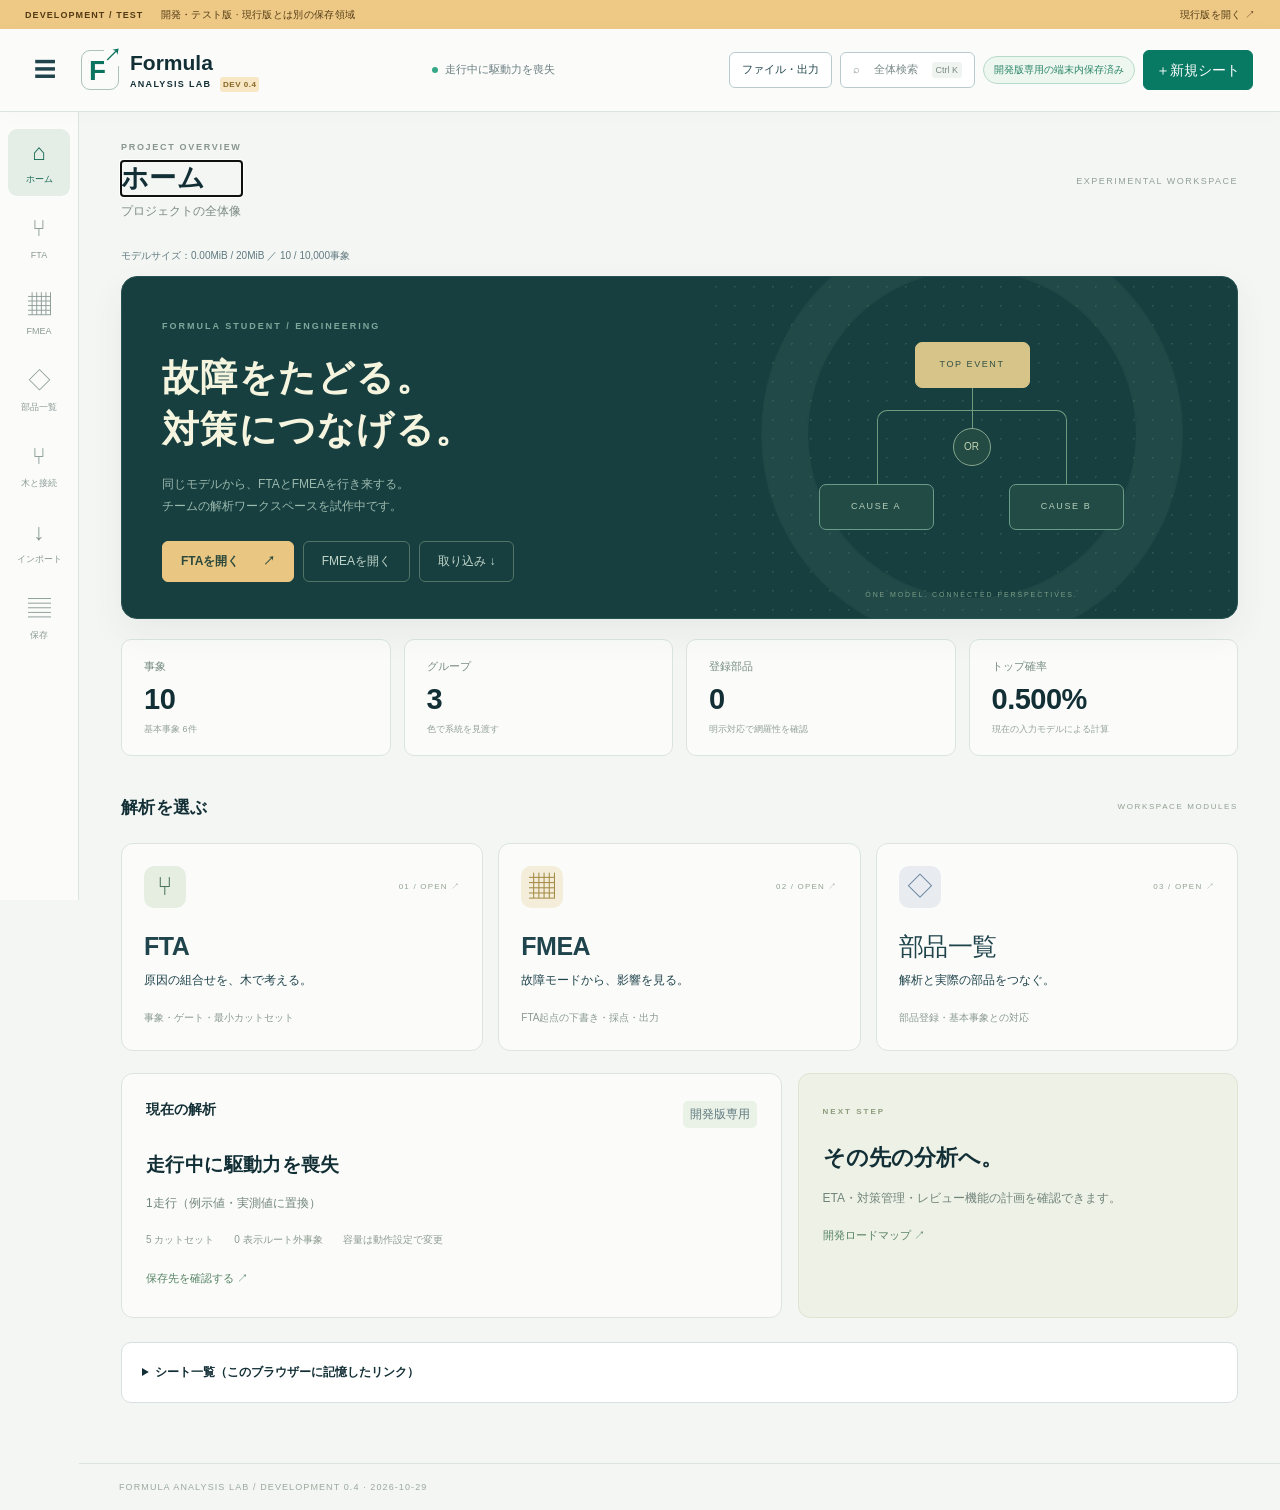
<file: index.html>
<!doctype html><html lang="ja"><meta charset="utf-8"><meta name="viewport" content="width=device-width,initial-scale=1"><meta name="referrer" content="no-referrer"><meta http-equiv="Content-Security-Policy" content="connect-src &#39;none&#39;"><title>Formula Analysis Lab — 開発・テスト版</title><link rel="stylesheet" href="style.css?v=capacity2"><link rel="stylesheet" href="workspace.css?v=capacity2"><link rel="stylesheet" href="imports.css?v=capacity2"><link rel="stylesheet" href="performance.css?v=capacity2">
<header><div><span class="eyebrow">FORMULA STUDENT / ELECTRICAL</span><h1>FTA <span>Lab</span></h1></div><nav><button id="new-sheet">＋新規シート</button><a class="button" href="guide.html" target="_blank" rel="noopener">詳しい使い方</a><button id="undo" disabled>↶ 元に戻す</button><button id="redo" disabled>↷ やり直す</button><button id="fmea-open">FMEA生成（仮）</button><button id="example">EVサンプル</button><button id="save">JSON保存</button><label class="button">JSON読込<input id="load" type="file" accept=".json,application/json" hidden></label><button id="svg">SVG出力</button><button id="png">PNG出力</button></nav></header>
<dialog id="new-sheet-dialog"><form id="new-sheet-form"><h2>新規シートを作成</h2><p>現在のシートを残したまま、トップ事象1つから始めます。</p><label>シート名<input id="new-sheet-name" required maxlength="100" value="新しい解析"></label><label>保存先<select id="new-sheet-storage"><option value="local">この端末のみ</option></select></label><p class="hint">開発版の専用領域に端末内保存します。現行データには反映されません。初期確率0は仮置きです。必要なデータはJSON保存してください。</p><button type="submit" class="primary">作成する</button><button type="button" id="new-sheet-cancel">キャンセル</button></form></dialog>
<dialog id="edge-choice-dialog"><h2>接続を名前で選択</h2><p>線が重なる場合もあるため、外す接続を親 → 子の名前で選んでください。クリックした線の候補を先頭に表示します。</p><div id="edge-choices" class="delete-choices"></div><button id="edge-choice-cancel">キャンセル</button></dialog><dialog id="operation-dialog"><h2 id="operation-title"></h2><p id="operation-message"></p><p id="operation-impact" class="operation-warning"></p><p id="operation-cloud" class="hint"></p><button id="operation-confirm" class="primary">この内容で確定</button><button id="operation-cancel">キャンセル</button></dialog>
<dialog id="delete-mode-dialog"><h2 id="delete-mode-name"></h2><p id="delete-parents"></p><div class="delete-choices"><button id="delete-single">この事象だけ削除<span>下の原因は残す。全ての親から外れる。</span></button><button id="delete-branch">専用の下位原因も削除<span>この枝だけで使う原因も消す。共通原因は残す。</span></button></div><button id="delete-mode-cancel">キャンセル</button></dialog><dialog id="group-dialog"><form id="group-form"><h2>グループと色を管理</h2><label>編集するグループ<select id="group-manage-select"></select></label><label>グループ名<input id="group-name" maxlength="40" required placeholder="例：電源系・通信系・センサー系"></label><label>色<select id="group-color"></select></label><span id="group-swatch" aria-hidden="true"></span><label class="inline-check"><input id="group-assign" type="checkbox">このグループを選択中の事象に割り当てる</label><p class="hint">同じグループの事象は同じ色になります。名称と色の変更はシート全体に反映され、共有シートではメンバーにも同期します。</p><p id="group-error" role="alert"></p><button class="primary" type="submit">グループを保存</button><button id="group-delete" type="button" class="danger">グループを削除</button><button id="group-cancel" type="button">閉じる</button></form></dialog><main><section class="intro"><div><span class="eyebrow">FAULT TREE ANALYSIS</span><h2>故障のつながりを、見える形に。</h2><p>学生フォーミュラEVの電装解析ワークスペース</p></div><div class="badge">TEAM WORKSPACE<br><small>個人用 / リンクで共同編集</small></div></section>
<details class="sheet-library"><summary>シート一覧（このブラウザーに記憶したリンク）</summary><p class="hint">クラウドの内容はサーバーに保存されます。この一覧は端末内のブックマークです。別の端末では共有リンクを開いてください。</p><div id="sheet-list"></div></details>
<section class="collaboration"><div class="sectionhead"><h3>共同編集</h3><span id="sync-status" role="status" aria-live="polite">接続確認中…</span></div><p class="hint">共有ルームを作り、リンクをメンバーに送ると同じモデルを編集できます。変更は通常約2秒で反映。リンクを知っている人は全員が閲覧・編集でき、共有データはSupabaseに保存されます。新規クラウドシートは運用者のGoogle Drive「FTAフォルダ」にもJSONコピーを作成します。フォルダーの閲覧権限を持つ人はコピーを読めます。</p><div class="save-summary"><strong id="cloud-state">保存先を確認中…</strong><span id="cloud-check"></span><span id="sheet-identity"></span></div><div class="share-actions"><button id="create-room" class="primary">クラウドに保存・共同編集を開始</button><input id="room-link" aria-label="共同編集リンク" readonly hidden><button id="copy-room" hidden>共有リンクをコピー</button><button id="sync-now" hidden>今すぐ同期確認</button><button id="leave-room" hidden>個人用に戻る</button></div><div id="presence-panel" hidden><label>自分の表示名<input id="display-name" maxlength="32"></label><strong id="presence-summary">参加状況を確認中…</strong><div id="peer-list"></div><p class="hint" id="presence-note"></p><p class="hint">接続数は直近30秒の画面数です。表示名は自己申告で、本人認証ではありません。</p></div><div id="drive-panel" hidden><strong id="drive-state">Google Drive：状態確認中</strong><p class="hint">共同編集の本体はSupabase、DriveはJSONコピーです。通常約1分ごとに自動保存します。Drive側での直接編集はアプリへ戻りません。</p><a class="button" href="https://drive.google.com/drive/folders/11zncejxIxqCL_KQ3NVhNfIaVGV-3nC8t" target="_blank" rel="noopener">FTAフォルダを開く</a> <a class="button" id="drive-file" target="_blank" rel="noopener" hidden>保存したJSONを開く</a><button id="drive-enroll" hidden>このシートもDrive保存に登録</button></div><div id="conflict" hidden role="alert"><p id="conflict-text"></p><button id="conflict-save">自分の変更をJSON保存</button><button id="conflict-latest">共有の最新版を読み込む</button></div><div id="recovery" hidden><p>この端末に以前の編集内容が残っています。必要ならJSON保存して確認してください。</p><button id="recovery-save">以前の内容をJSON保存</button><button id="recovery-close">閉じる</button></div></section>
<section class="settings"><label>解析タイトル<input id="title"></label><label>評価期間・条件<input id="mission"></label><label>トップ事象を検索<input id="top-search" type="search" placeholder="名称・表示IDで検索"><select id="top"></select></label></section>
<p id="save-size" class="hint" role="status"></p><div id="error" role="alert"></div><div class="workspace"><aside><div class="sectionhead"><h3>01 / 事象を編集</h3><button id="add">＋追加</button></div><p class="hint">同じIDを複数のゲートから参照すると共通原因になります。ノードを選択して編集。</p><label>事象一覧を検索<input id="nodes-search" type="search" placeholder="名称・表示ID・系統名・グループ名"></label><label>表示するグループ<select id="nodes-group-filter"><option value="*">全グループ</option></select></label><p id="nodes-count" class="hint" role="status"></p><p class="hint">一覧の事象をクリックすると図の位置へ移動します。グループを選ぶと該当する箱を強調します。</p><div id="nodes"></div><button id="manage-groups" type="button">グループと色を管理</button><div class="child-actions"><label>追加する原因の種類<select id="new-child-type"><option value="BASIC">基本事象（確率を入力）</option><option value="AND">ANDゲート＋基本事象</option><option value="OR">ORゲート＋基本事象</option></select></label><button id="add-child" class="primary">選択事象の下に原因を追加</button><p class="hint">親が基本事象ならORゲートに変わります。独立した事象だけを作る場合は「＋追加」を使います。</p></div><form id="editor"><h3 id="editid"></h3><label>系統<select id="event-system"><option value="">未設定</option></select></label><label>表示ID<input id="event-code" maxlength="40" placeholder="例：BAT-001" autocomplete="off"></label><button id="suggest-code" type="button">系統からID候補を作る</button><p class="hint">例：BAT-001＝電池系の001番。空欄で系統を選ぶと保存時に採番します。変更しても接続・FMEAは維持します。</p><details class="internal-id"><summary>接続管理用の内部ID</summary><p id="internal-id"></p></details><label>名称<input id="label" required maxlength="200"></label><label>要因グループ<select id="node-group"><option value="">未分類</option></select></label><label>種類<select id="type"><option>BASIC</option><option>AND</option><option>OR</option></select></label><label id="probwrap">基本事象確率（0〜1）<input id="prob" type="number" min="0" max="1" step="any"></label><div id="childwrap"><label>子事象（複数選択）<select id="children" multiple size="6" hidden></select></label><label>子事象を検索<input id="child-search" type="search" placeholder="名称・表示ID・系統名・グループ名で検索"></label><div class="search-actions"><button id="child-search-clear" type="button">検索を解除</button><label><input id="children-selected-only" type="checkbox">選択済みだけ表示</label></div><p id="children-count" class="hint" role="status"></p><div id="children-checks"></div><p class="hint">つなぎたい原因にチェックして「変更を反映」。チェックを外すと接続だけ外れます。通常は下の接続操作を使うと、影響を確認して操作できます。</p></div><button class="primary" type="submit">変更を反映</button><button id="discard-edit" type="button">入力を取り消す</button><button id="delete" class="danger" type="button">事象を削除</button><p id="delete-hint" class="hint"></p></form><section id="tree-controls"><h3 id="connections-title">選択事象の接続</h3><h4>下につながる原因（子）</h4><div id="connected-children"></div><h4>上につながる結果（親）</h4><div id="connected-parents"></div><details><summary>既存の事象を子につなぐ</summary><label>つなぐ原因を検索<input id="connect-search" type="search" placeholder="名称・表示ID・系統名・グループ名"></label><p id="connect-count" class="hint" role="status"></p><label>つなぐ原因<select id="connect-existing"></select></label><button id="connect-button">選んだ原因を接続する</button><p class="hint">他の親への接続も残るため、同じ原因を共通原因として使えます。</p></details><details><summary>別の親へつなぎ直す</summary><label>移動元の親<select id="move-from"></select></label><label>移動先の親を検索<input id="move-target-search" type="search" placeholder="名称・表示ID"></label><label>移動先の親<select id="move-to"></select></label><button id="move-button">この接続を移動する</button><p class="hint">選択中の事象とその下の原因をまとめて移します。ほかの親との接続は残ります。</p></details></section></aside>
<section class="canvaspanel"><div class="sectionhead"><h3>02 / フォールトツリー</h3><span>箱＝編集 / 線＝接続解除 · 横スクロール可</span></div><div class="diagram-toolbar" role="group" aria-label="図の拡大と縮小"><button id="diagram-out" aria-label="図を縮小">−</button><span id="diagram-zoom" aria-live="polite">100%</span><button id="diagram-in" aria-label="図を拡大">＋</button><button id="diagram-reset">100%に戻す</button><button id="diagram-fit">全体表示</button></div><p id="diagram-note" class="hint"></p><div id="group-legend" aria-label="グループの凡例"></div><p id="diagram-group-status" class="hint" role="status"></p><p id="diagram-location" class="hint" role="status"></p><div id="diagram"></div></section></div>
<section class="results"><div class="metric"><span class="eyebrow">TOP EVENT PROBABILITY</span><strong id="q">—</strong><span id="detail"></span></div><div><h3>03 / 最小カットセット</h3><p class="hint">各集合の確率は積。集合間の重なりがあるため、単純合計はトップ事象確率になりません。</p><div id="cuts"></div></div></section>
<section class="importance"><h3>04 / 重要度評価</h3><p class="hint">Birnbaum: Q(p=1) − Q(p=0) ／ FV: [Q − Q(p=0)] / Q ／ RAW: Q(p=1) / Q ／ RRW: Q / Q(p=0)。— は分母0で定義できない値。</p><div class="tablewrap"><table><thead><tr><th>基本事象</th><th>確率</th><th>Birnbaum</th><th>FV</th><th>RAW</th><th>RRW</th></tr></thead><tbody id="importance"></tbody></table></div></section>
<details><summary>計算の前提と使い方</summary><p>異なる基本事象IDは独立と仮定します。同じ物理的な原因は同じIDで再利用してください。複数の故障に影響する共通電源などは、共通の基本事象として各ゲートに接続します。異なるID間の任意の相関は扱いません。入力確率の評価期間を統一してください。</p><p>確率は縮約二分決定グラフ（BDD）で計算し、反復事象とカットセットの重複を正確に扱います（浮動小数点精度）。AND/ORのみ対応。事象数・モデル容量・計算時間・計算量は「動作設定」で変更できます。上限到達時は未完了と表示します。例示値は設計判断用の実測データではありません。</p><p>個人用モデルと共有モデルの端末内コピーは分けて保存されます。JSON保存でバックアップできます。共同編集は約1.5秒間隔の自動同期で、別項目の変更を統合し、同じ項目の変更は競合を表示します。入力中のフォームは自動で置き換えません。「変更を反映」を押すと共有対象になります。未同期時はページを閉じず、JSON保存してください。共有リンクには編集キーが含まれます。メンバー以外に渡さないでください。アクセス権の個別管理・取り消しは未対応です。</p></details></main><footer>FTA LAB / Formula EV engineering workspace</footer><script type="module" src="app.js?v=capacity2"></script></html>
</file>
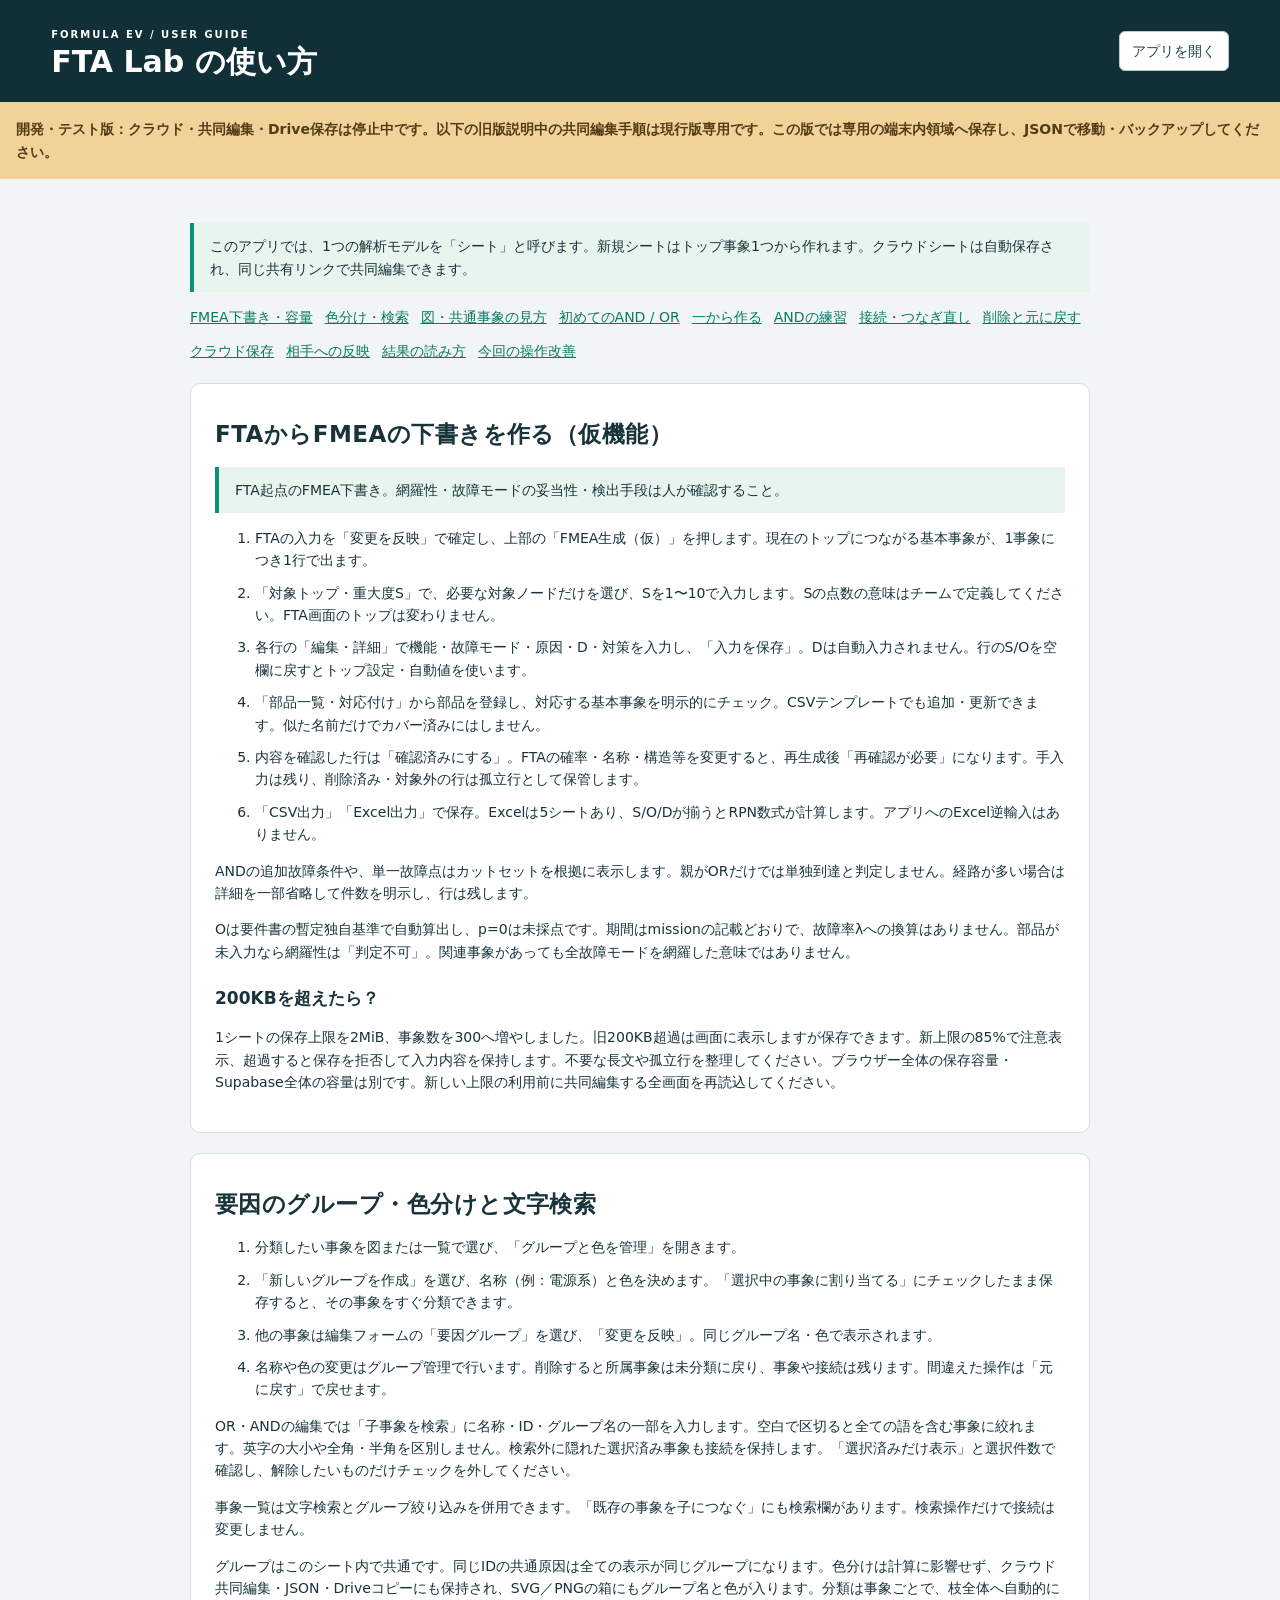
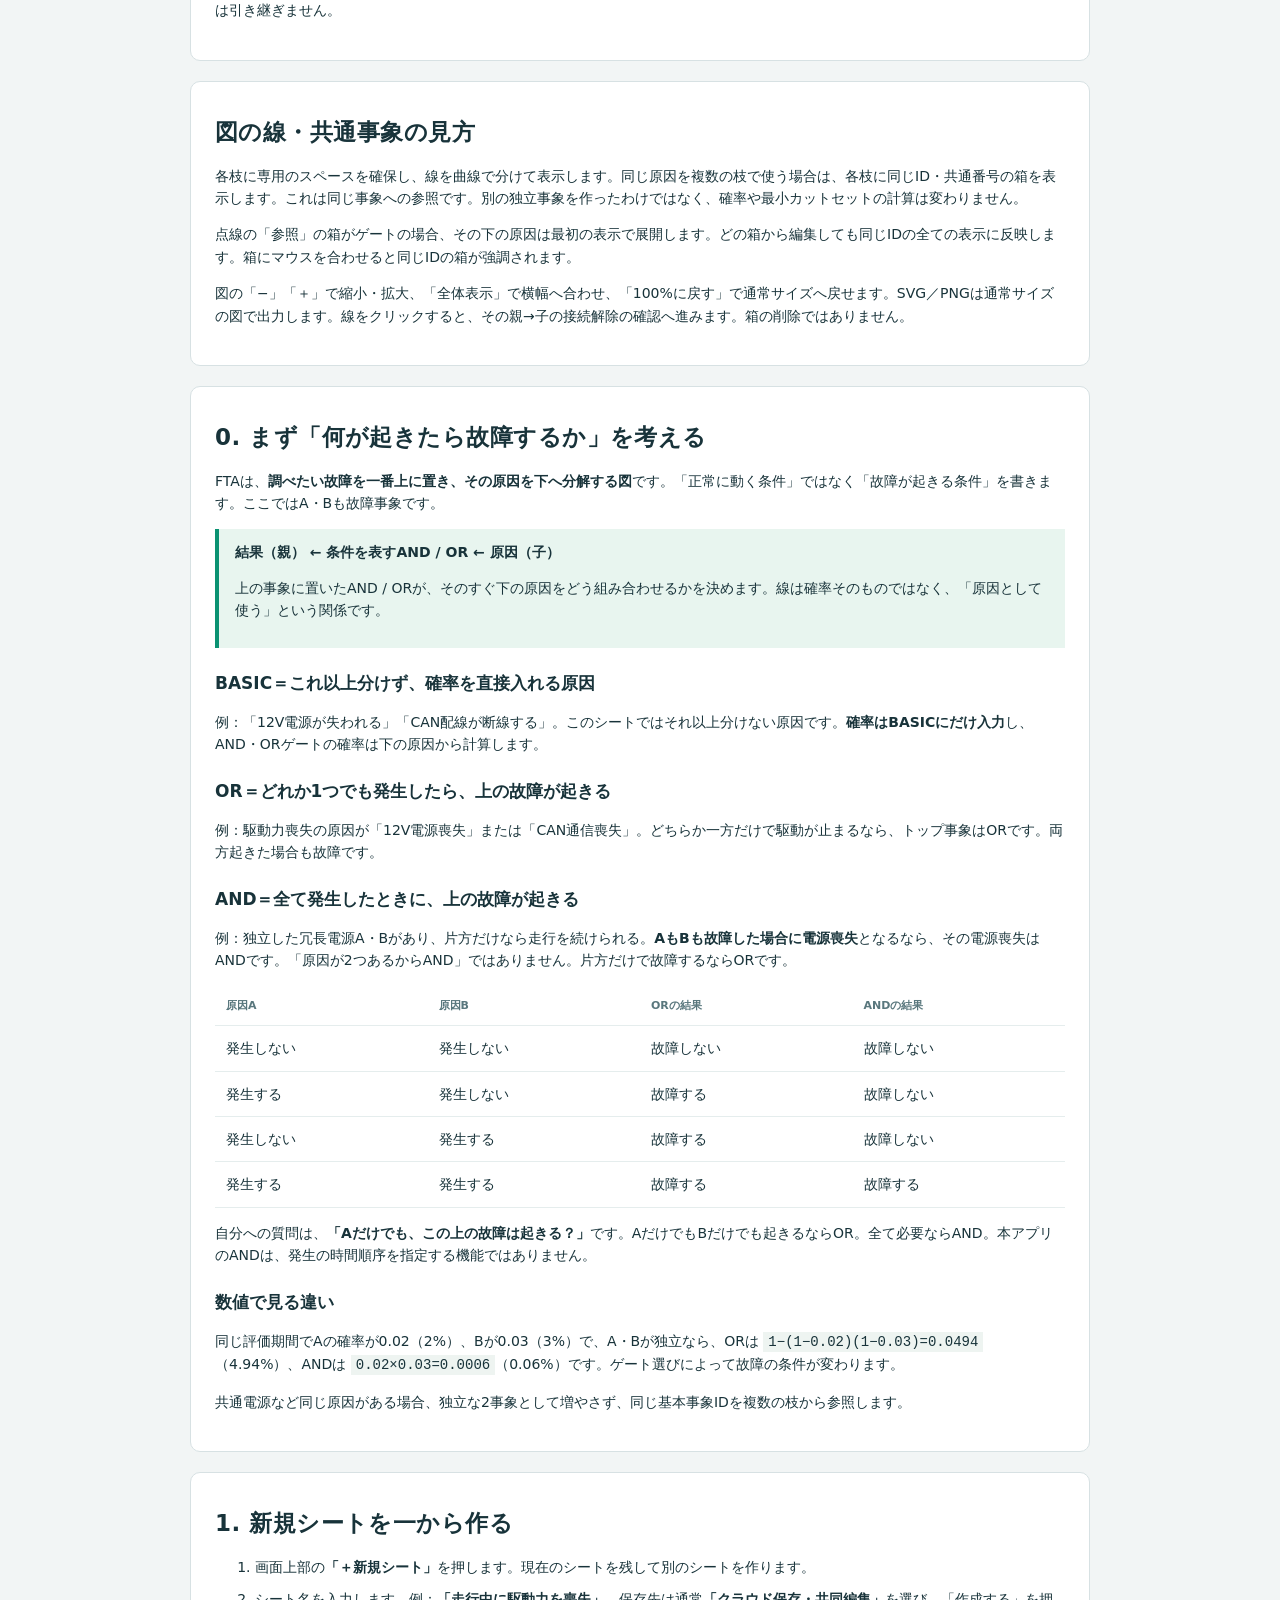
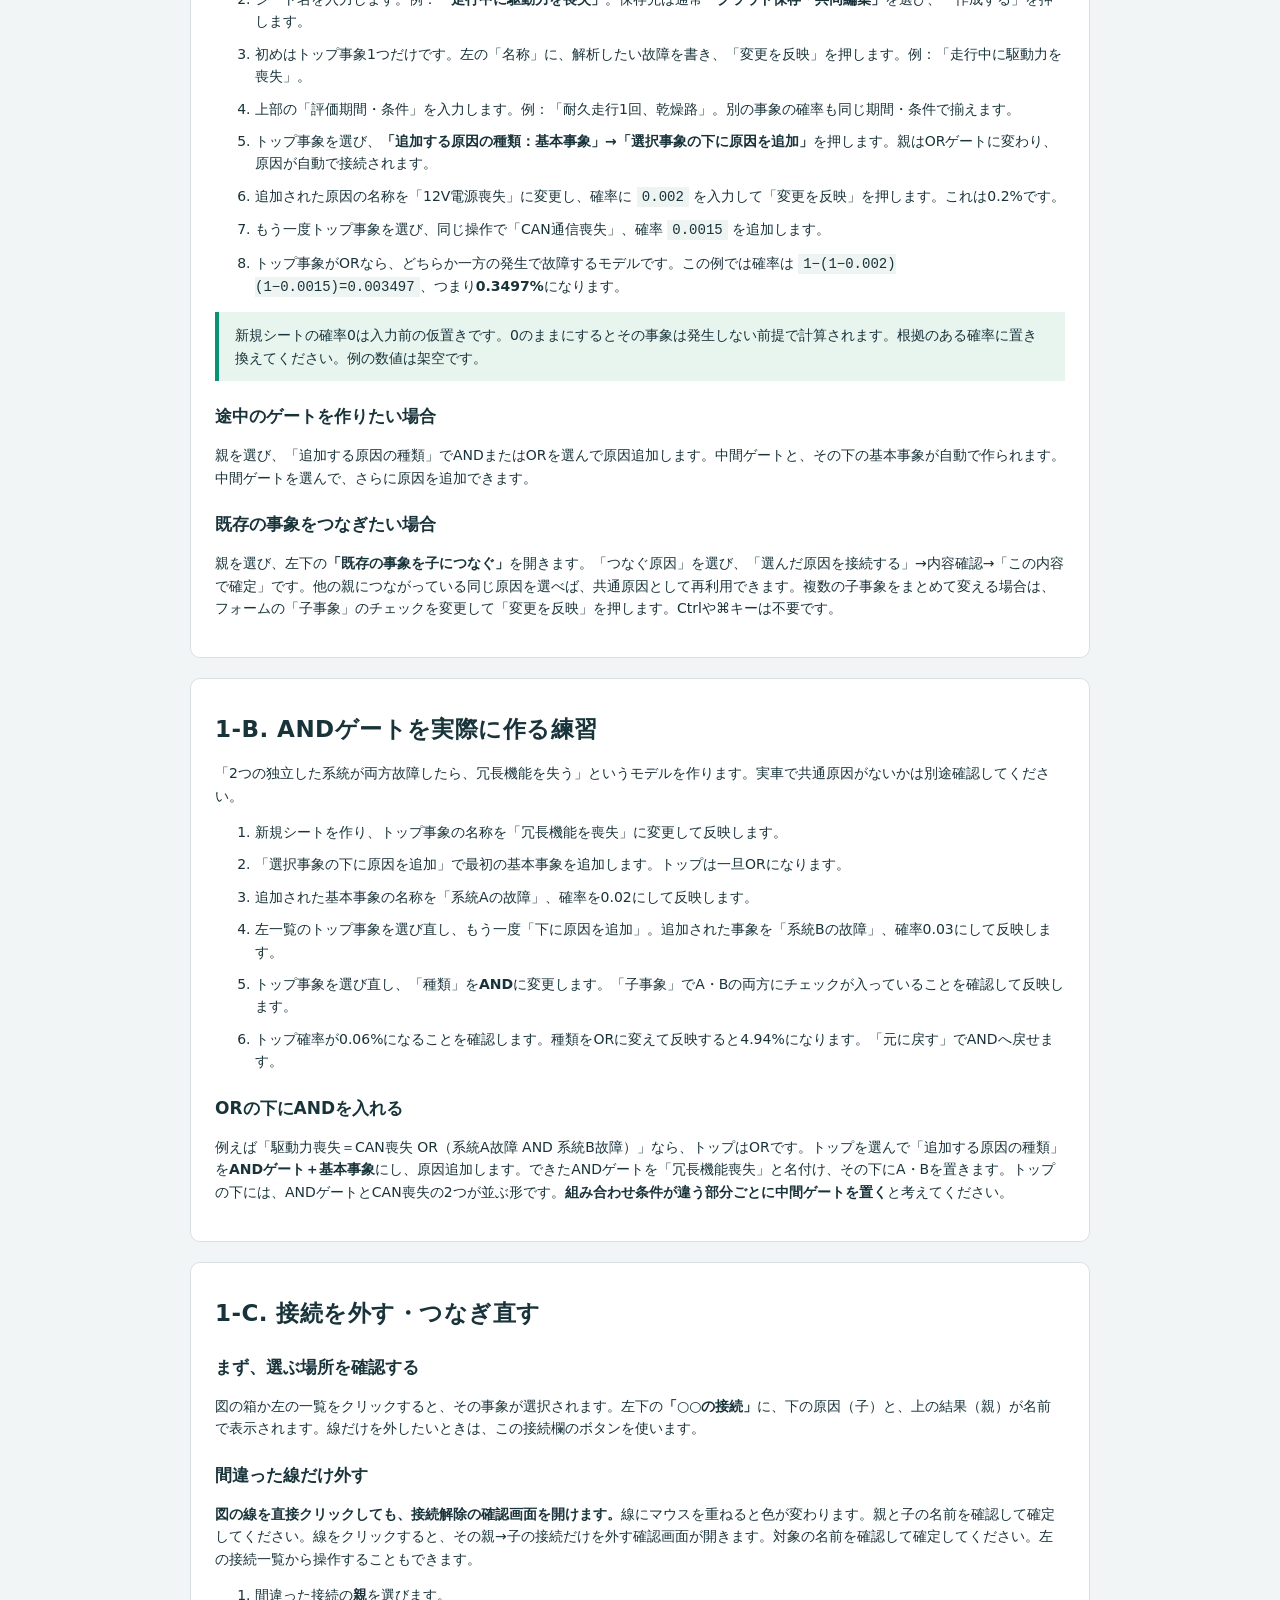
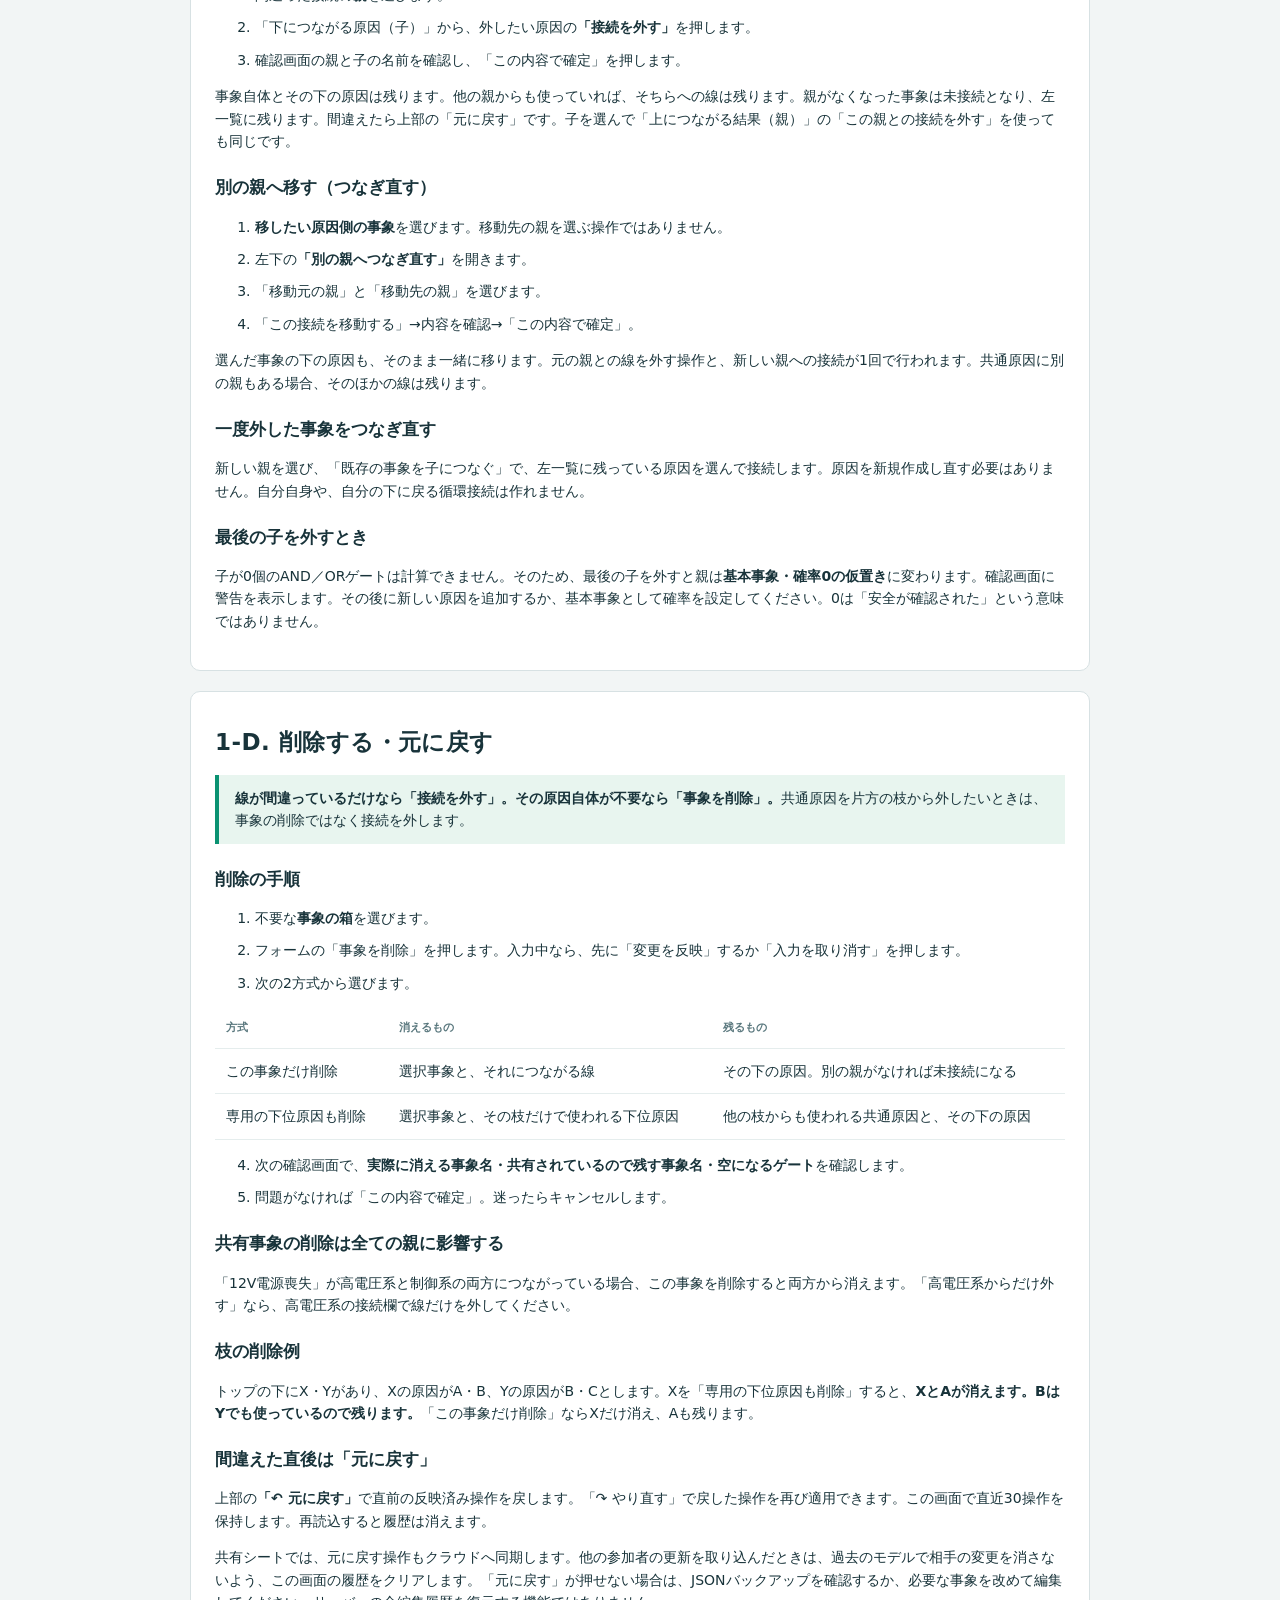
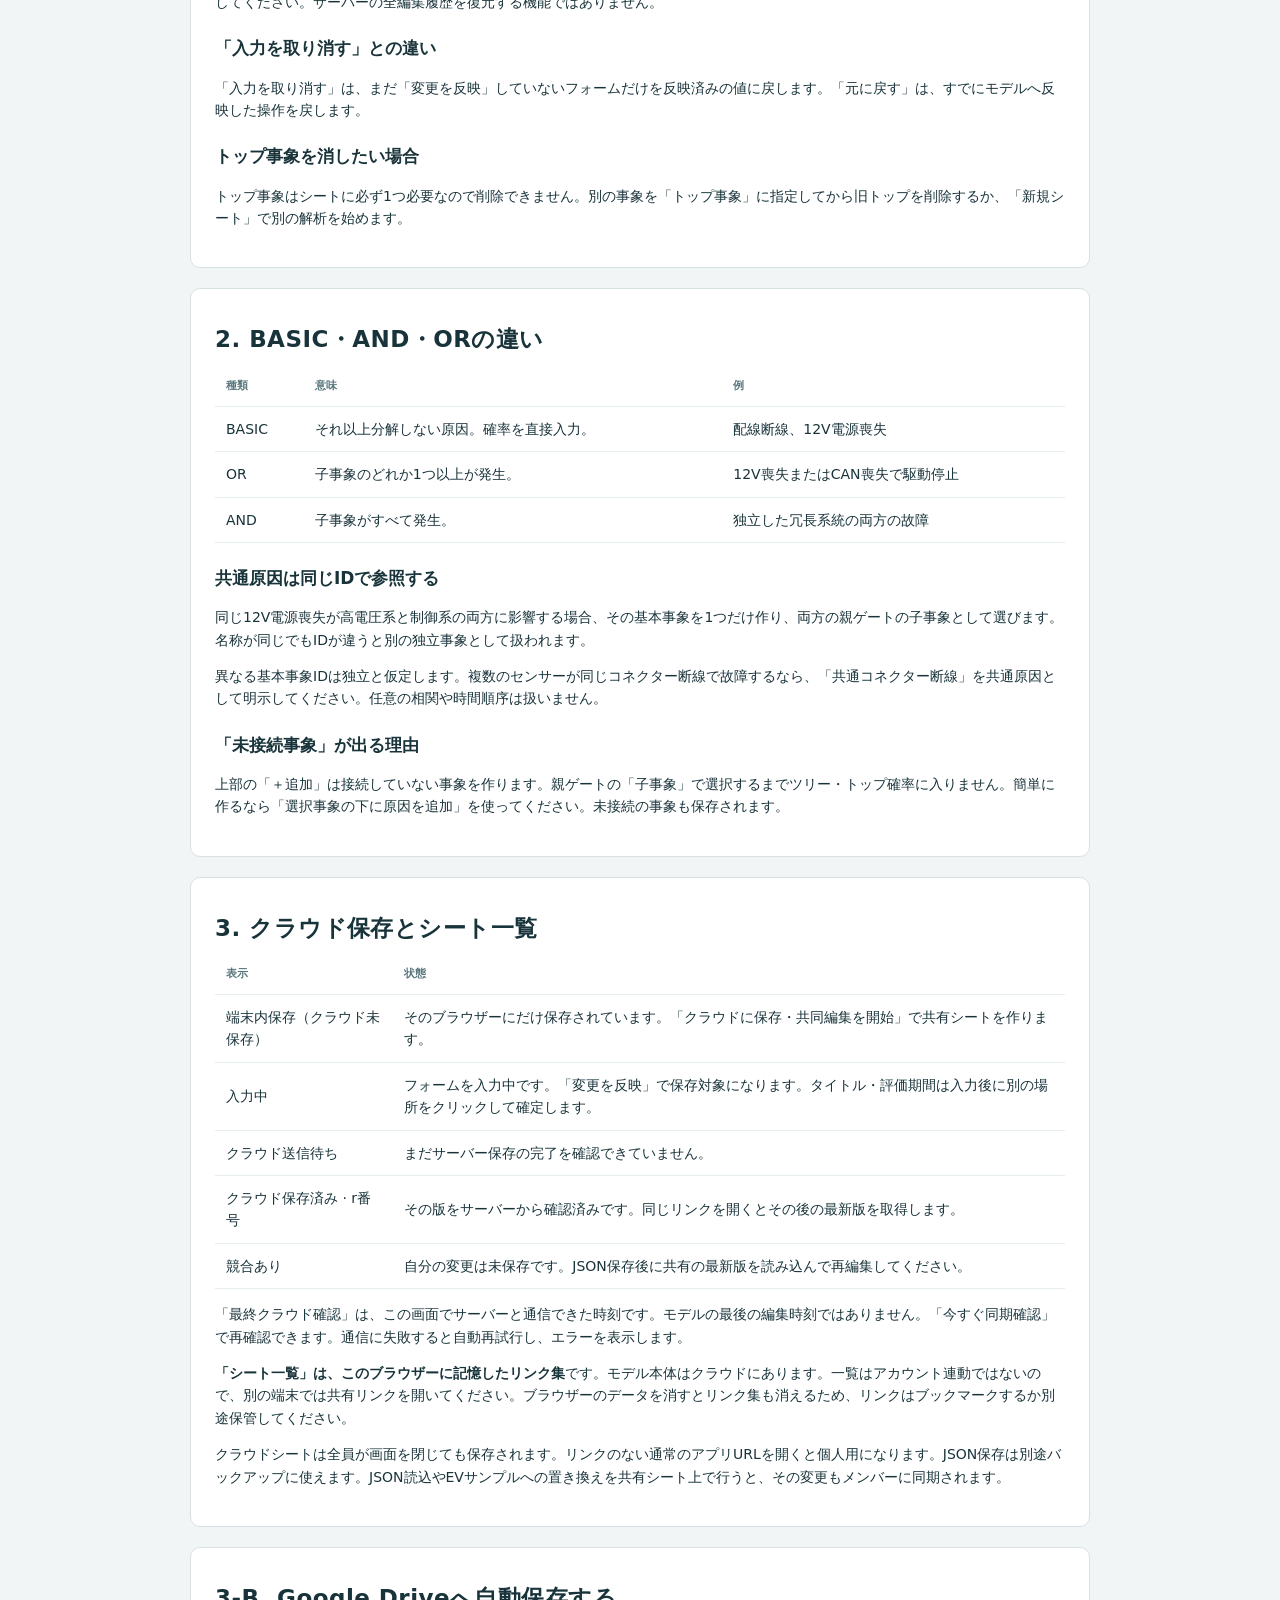
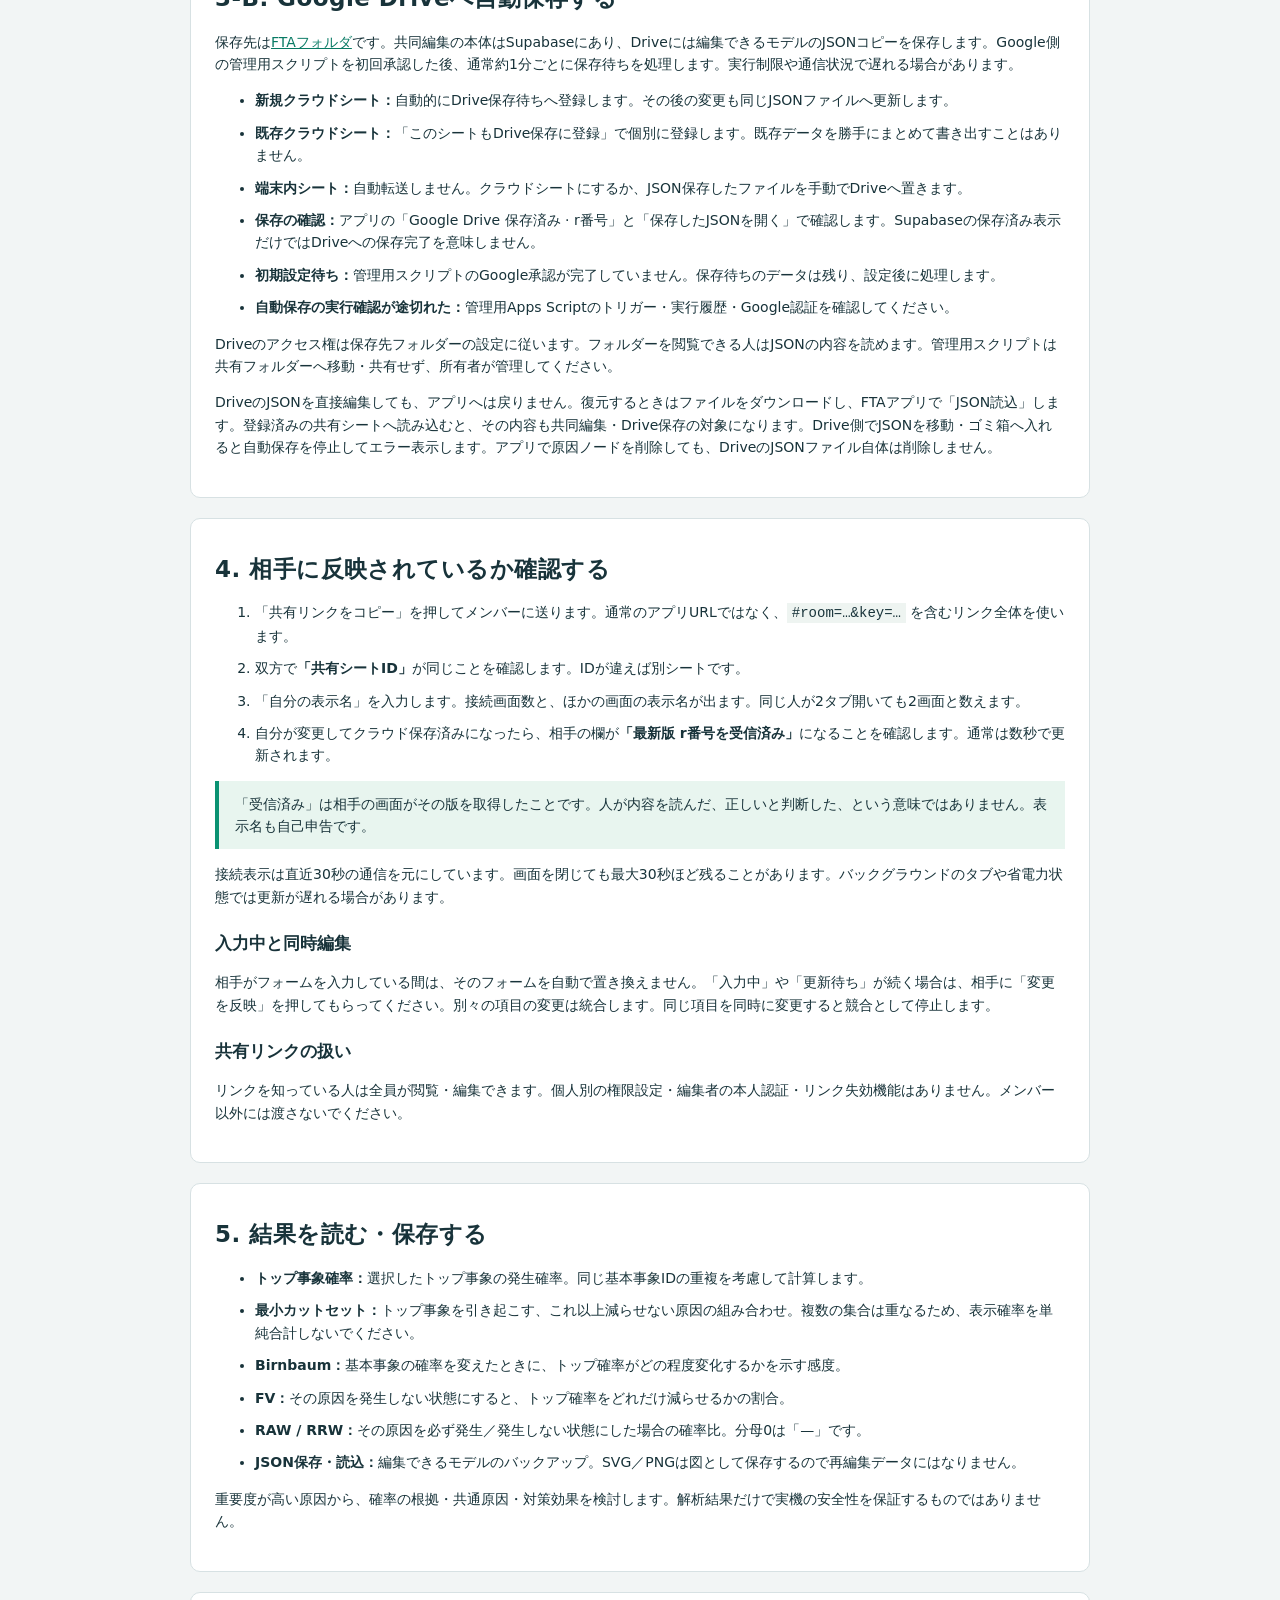
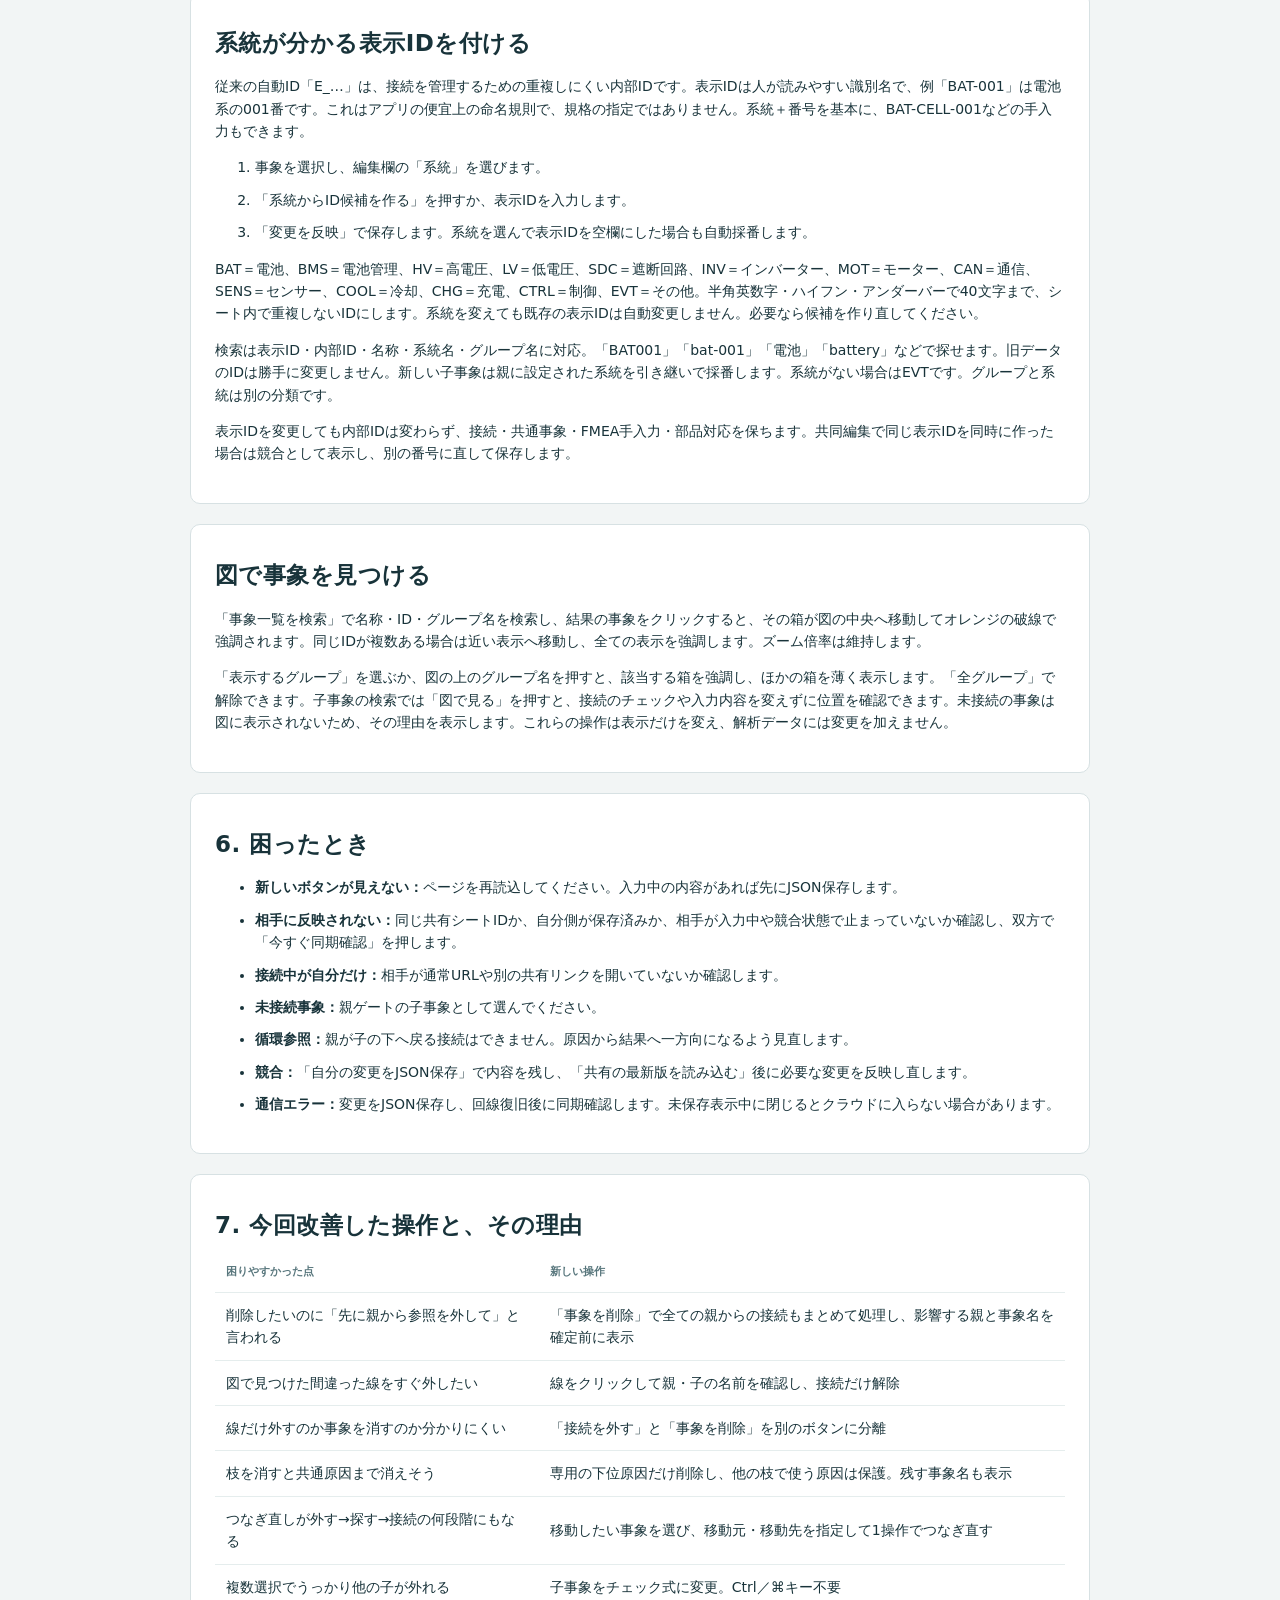
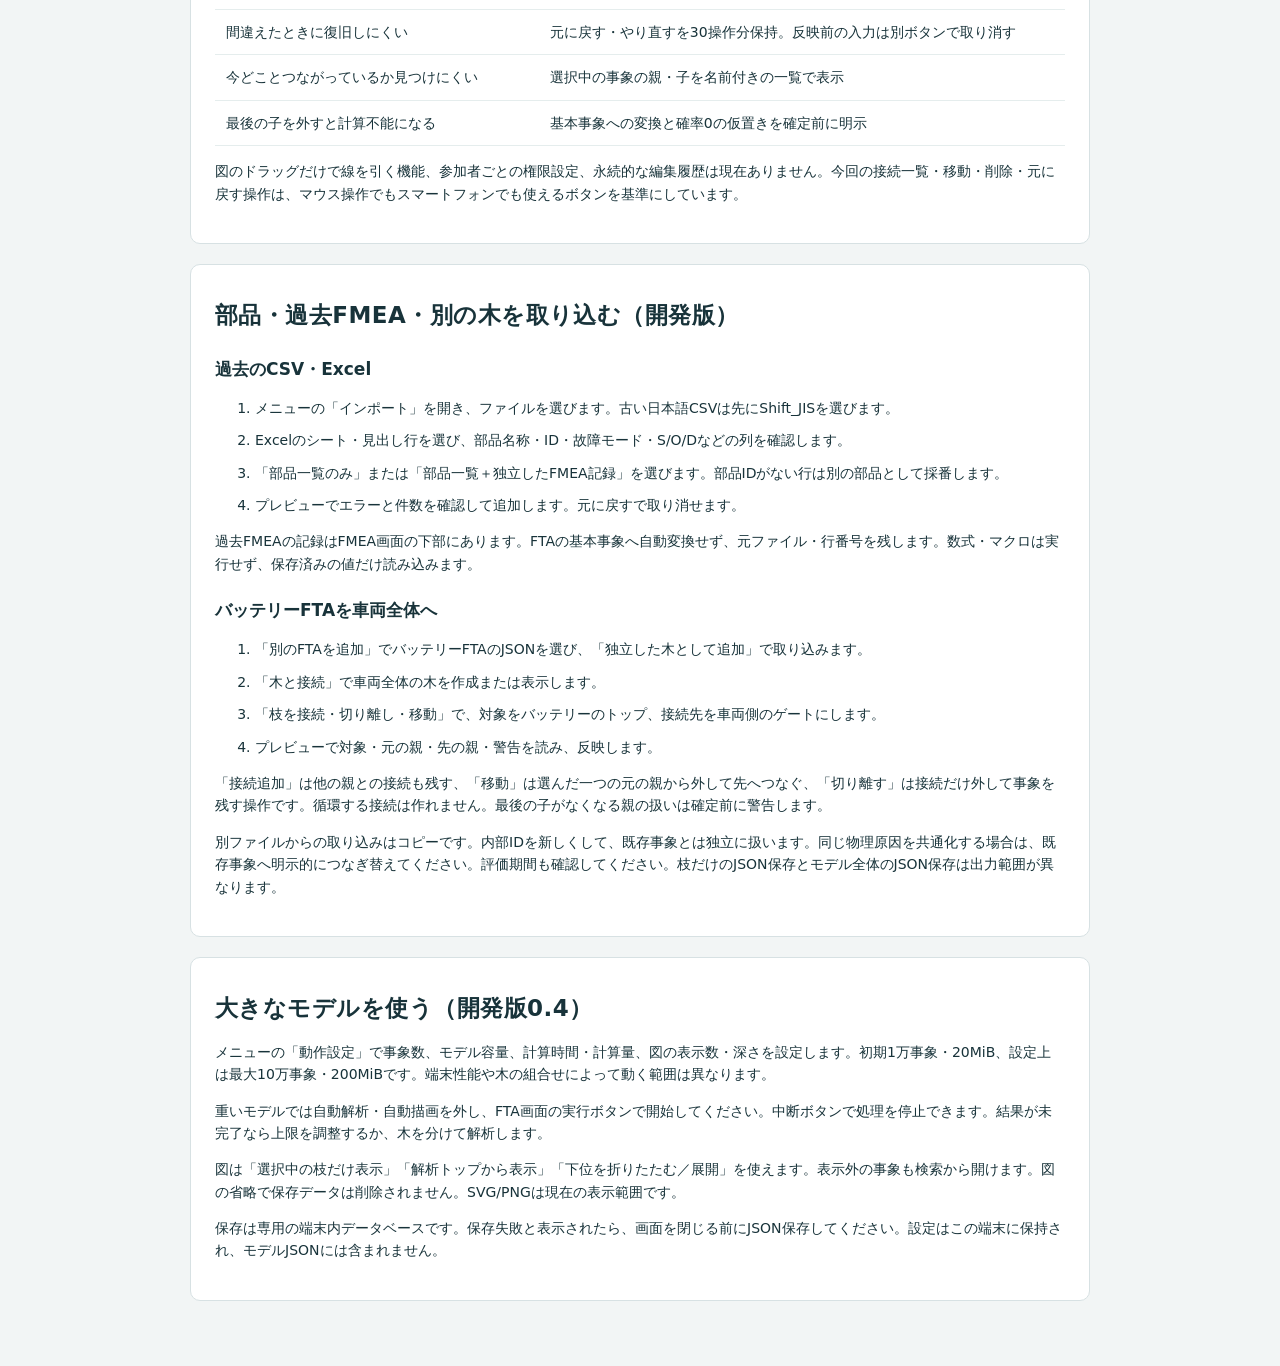
<file: guide.html>
<!doctype html><html lang="ja"><meta charset="utf-8"><meta name="viewport" content="width=device-width,initial-scale=1"><title>FTA Lab 詳しい使い方</title><link rel="stylesheet" href="style.css?v=drive1"><style>article{max-width:900px;margin:auto}article section{background:white;border:1px solid #d7e1e3;border-radius:10px;padding:24px;margin:20px 0}article h2{font-size:23px}article h3{margin-top:22px;font-size:17px}article li{margin:10px 0}article code{background:#eef4f1;padding:2px 5px}article table{text-align:left}article th,article td{text-align:left!important}article a{color:#087a64}.callout{border-left:4px solid #0a9272;padding:12px 16px;background:#e8f5ef}.guide-nav{display:flex;gap:12px;flex-wrap:wrap}</style>
<header><div><span class="eyebrow">FORMULA EV / USER GUIDE</span><h1>FTA Lab の使い方</h1></div><a class="button" href="index.html">アプリを開く</a></header><div style="padding:16px;background:#f1d399;color:#523c18;font-weight:bold">開発・テスト版：クラウド・共同編集・Drive保存は停止中です。以下の旧版説明中の共同編集手順は現行版専用です。この版では専用の端末内領域へ保存し、JSONで移動・バックアップしてください。</div><main><article>
<p class="callout">このアプリでは、1つの解析モデルを「シート」と呼びます。新規シートはトップ事象1つから作れます。クラウドシートは自動保存され、同じ共有リンクで共同編集できます。</p>
<nav class="guide-nav"><a href="#fmea-guide">FMEA下書き・容量</a><a href="#group-guide">色分け・検索</a><a href="#diagram-guide">図・共通事象の見方</a><a href="#basics">初めてのAND / OR</a><a href="#start">一から作る</a><a href="#practice">ANDの練習</a><a href="#rewire">接続・つなぎ直し</a><a href="#delete-guide">削除と元に戻す</a><a href="#cloud">クラウド保存</a><a href="#team">相手への反映</a><a href="#results">結果の読み方</a><a href="#improvements">今回の操作改善</a></nav>
<section id="fmea-guide"><h2>FTAからFMEAの下書きを作る（仮機能）</h2><p class="callout">FTA起点のFMEA下書き。網羅性・故障モードの妥当性・検出手段は人が確認すること。</p><ol><li>FTAの入力を「変更を反映」で確定し、上部の「FMEA生成（仮）」を押します。現在のトップにつながる基本事象が、1事象につき1行で出ます。</li><li>「対象トップ・重大度S」で、必要な対象ノードだけを選び、Sを1〜10で入力します。Sの点数の意味はチームで定義してください。FTA画面のトップは変わりません。</li><li>各行の「編集・詳細」で機能・故障モード・原因・D・対策を入力し、「入力を保存」。Dは自動入力されません。行のS/Oを空欄に戻すとトップ設定・自動値を使います。</li><li>「部品一覧・対応付け」から部品を登録し、対応する基本事象を明示的にチェック。CSVテンプレートでも追加・更新できます。似た名前だけでカバー済みにはしません。</li><li>内容を確認した行は「確認済みにする」。FTAの確率・名称・構造等を変更すると、再生成後「再確認が必要」になります。手入力は残り、削除済み・対象外の行は孤立行として保管します。</li><li>「CSV出力」「Excel出力」で保存。Excelは5シートあり、S/O/Dが揃うとRPN数式が計算します。アプリへのExcel逆輸入はありません。</li></ol><p>ANDの追加故障条件や、単一故障点はカットセットを根拠に表示します。親がORだけでは単独到達と判定しません。経路が多い場合は詳細を一部省略して件数を明示し、行は残します。</p><p>Oは要件書の暫定独自基準で自動算出し、p=0は未採点です。期間はmissionの記載どおりで、故障率λへの換算はありません。部品が未入力なら網羅性は「判定不可」。関連事象があっても全故障モードを網羅した意味ではありません。</p><h3>200KBを超えたら？</h3><p>1シートの保存上限を2MiB、事象数を300へ増やしました。旧200KB超過は画面に表示しますが保存できます。新上限の85%で注意表示、超過すると保存を拒否して入力内容を保持します。不要な長文や孤立行を整理してください。ブラウザー全体の保存容量・Supabase全体の容量は別です。新しい上限の利用前に共同編集する全画面を再読込してください。</p></section><section id="group-guide"><h2>要因のグループ・色分けと文字検索</h2><ol><li>分類したい事象を図または一覧で選び、「グループと色を管理」を開きます。</li><li>「新しいグループを作成」を選び、名称（例：電源系）と色を決めます。「選択中の事象に割り当てる」にチェックしたまま保存すると、その事象をすぐ分類できます。</li><li>他の事象は編集フォームの「要因グループ」を選び、「変更を反映」。同じグループ名・色で表示されます。</li><li>名称や色の変更はグループ管理で行います。削除すると所属事象は未分類に戻り、事象や接続は残ります。間違えた操作は「元に戻す」で戻せます。</li></ol><p>OR・ANDの編集では「子事象を検索」に名称・ID・グループ名の一部を入力します。空白で区切ると全ての語を含む事象に絞れます。英字の大小や全角・半角を区別しません。検索外に隠れた選択済み事象も接続を保持します。「選択済みだけ表示」と選択件数で確認し、解除したいものだけチェックを外してください。</p><p>事象一覧は文字検索とグループ絞り込みを併用できます。「既存の事象を子につなぐ」にも検索欄があります。検索操作だけで接続は変更しません。</p><p>グループはこのシート内で共通です。同じIDの共通原因は全ての表示が同じグループになります。色分けは計算に影響せず、クラウド共同編集・JSON・Driveコピーにも保持され、SVG／PNGの箱にもグループ名と色が入ります。分類は事象ごとで、枝全体へ自動的には引き継ぎません。</p></section><section id="diagram-guide"><h2>図の線・共通事象の見方</h2><p>各枝に専用のスペースを確保し、線を曲線で分けて表示します。同じ原因を複数の枝で使う場合は、各枝に同じID・共通番号の箱を表示します。これは同じ事象への参照です。別の独立事象を作ったわけではなく、確率や最小カットセットの計算は変わりません。</p><p>点線の「参照」の箱がゲートの場合、その下の原因は最初の表示で展開します。どの箱から編集しても同じIDの全ての表示に反映します。箱にマウスを合わせると同じIDの箱が強調されます。</p><p>図の「−」「＋」で縮小・拡大、「全体表示」で横幅へ合わせ、「100%に戻す」で通常サイズへ戻せます。SVG／PNGは通常サイズの図で出力します。線をクリックすると、その親→子の接続解除の確認へ進みます。箱の削除ではありません。</p></section><section id="basics"><h2>0. まず「何が起きたら故障するか」を考える</h2><p>FTAは、<strong>調べたい故障を一番上に置き、その原因を下へ分解する図</strong>です。「正常に動く条件」ではなく「故障が起きる条件」を書きます。ここではA・Bも故障事象です。</p><div class="callout"><strong>結果（親） ← 条件を表すAND / OR ← 原因（子）</strong><p>上の事象に置いたAND / ORが、そのすぐ下の原因をどう組み合わせるかを決めます。線は確率そのものではなく、「原因として使う」という関係です。</p></div>
<h3>BASIC＝これ以上分けず、確率を直接入れる原因</h3><p>例：「12V電源が失われる」「CAN配線が断線する」。このシートではそれ以上分けない原因です。<strong>確率はBASICにだけ入力</strong>し、AND・ORゲートの確率は下の原因から計算します。</p>
<h3>OR＝どれか1つでも発生したら、上の故障が起きる</h3><p>例：駆動力喪失の原因が「12V電源喪失」または「CAN通信喪失」。どちらか一方だけで駆動が止まるなら、トップ事象はORです。両方起きた場合も故障です。</p>
<h3>AND＝全て発生したときに、上の故障が起きる</h3><p>例：独立した冗長電源A・Bがあり、片方だけなら走行を続けられる。<strong>AもBも故障した場合に電源喪失</strong>となるなら、その電源喪失はANDです。「原因が2つあるからAND」ではありません。片方だけで故障するならORです。</p><table><thead><tr><th>原因A</th><th>原因B</th><th>ORの結果</th><th>ANDの結果</th></tr></thead><tbody><tr><td>発生しない</td><td>発生しない</td><td>故障しない</td><td>故障しない</td></tr><tr><td>発生する</td><td>発生しない</td><td>故障する</td><td>故障しない</td></tr><tr><td>発生しない</td><td>発生する</td><td>故障する</td><td>故障しない</td></tr><tr><td>発生する</td><td>発生する</td><td>故障する</td><td>故障する</td></tr></tbody></table>
<p>自分への質問は、<strong>「Aだけでも、この上の故障は起きる？」</strong>です。AだけでもBだけでも起きるならOR。全て必要ならAND。本アプリのANDは、発生の時間順序を指定する機能ではありません。</p>
<h3>数値で見る違い</h3><p>同じ評価期間でAの確率が0.02（2%）、Bが0.03（3%）で、A・Bが独立なら、ORは <code>1−(1−0.02)(1−0.03)=0.0494</code>（4.94%）、ANDは <code>0.02×0.03=0.0006</code>（0.06%）です。ゲート選びによって故障の条件が変わります。</p><p>共通電源など同じ原因がある場合、独立な2事象として増やさず、同じ基本事象IDを複数の枝から参照します。</p></section>
<section id="start"><h2>1. 新規シートを一から作る</h2><ol>
<li>画面上部の<strong>「＋新規シート」</strong>を押します。現在のシートを残して別のシートを作ります。</li>
<li>シート名を入力します。例：<strong>「走行中に駆動力を喪失」</strong>。保存先は通常<strong>「クラウド保存・共同編集」</strong>を選び、「作成する」を押します。</li>
<li>初めはトップ事象1つだけです。左の「名称」に、解析したい故障を書き、「変更を反映」を押します。例：「走行中に駆動力を喪失」。</li>
<li>上部の「評価期間・条件」を入力します。例：「耐久走行1回、乾燥路」。別の事象の確率も同じ期間・条件で揃えます。</li>
<li>トップ事象を選び、<strong>「追加する原因の種類：基本事象」→「選択事象の下に原因を追加」</strong>を押します。親はORゲートに変わり、原因が自動で接続されます。</li>
<li>追加された原因の名称を「12V電源喪失」に変更し、確率に <code>0.002</code> を入力して「変更を反映」を押します。これは0.2%です。</li>
<li>もう一度トップ事象を選び、同じ操作で「CAN通信喪失」、確率 <code>0.0015</code> を追加します。</li>
<li>トップ事象がORなら、どちらか一方の発生で故障するモデルです。この例では確率は <code>1−(1−0.002)(1−0.0015)=0.003497</code>、つまり<strong>0.3497%</strong>になります。</li>
</ol><p class="callout">新規シートの確率0は入力前の仮置きです。0のままにするとその事象は発生しない前提で計算されます。根拠のある確率に置き換えてください。例の数値は架空です。</p>
<h3>途中のゲートを作りたい場合</h3><p>親を選び、「追加する原因の種類」でANDまたはORを選んで原因追加します。中間ゲートと、その下の基本事象が自動で作られます。中間ゲートを選んで、さらに原因を追加できます。</p>
<h3>既存の事象をつなぎたい場合</h3><p>親を選び、左下の<strong>「既存の事象を子につなぐ」</strong>を開きます。「つなぐ原因」を選び、「選んだ原因を接続する」→内容確認→「この内容で確定」です。他の親につながっている同じ原因を選べば、共通原因として再利用できます。複数の子事象をまとめて変える場合は、フォームの「子事象」のチェックを変更して「変更を反映」を押します。Ctrlや⌘キーは不要です。</p></section>
<section id="practice"><h2>1-B. ANDゲートを実際に作る練習</h2><p>「2つの独立した系統が両方故障したら、冗長機能を失う」というモデルを作ります。実車で共通原因がないかは別途確認してください。</p><ol><li>新規シートを作り、トップ事象の名称を「冗長機能を喪失」に変更して反映します。</li><li>「選択事象の下に原因を追加」で最初の基本事象を追加します。トップは一旦ORになります。</li><li>追加された基本事象の名称を「系統Aの故障」、確率を0.02にして反映します。</li><li>左一覧のトップ事象を選び直し、もう一度「下に原因を追加」。追加された事象を「系統Bの故障」、確率0.03にして反映します。</li><li>トップ事象を選び直し、「種類」を<strong>AND</strong>に変更します。「子事象」でA・Bの両方にチェックが入っていることを確認して反映します。</li><li>トップ確率が0.06%になることを確認します。種類をORに変えて反映すると4.94%になります。「元に戻す」でANDへ戻せます。</li></ol><h3>ORの下にANDを入れる</h3><p>例えば「駆動力喪失＝CAN喪失 OR（系統A故障 AND 系統B故障）」なら、トップはORです。トップを選んで「追加する原因の種類」を<strong>ANDゲート＋基本事象</strong>にし、原因追加します。できたANDゲートを「冗長機能喪失」と名付け、その下にA・Bを置きます。トップの下には、ANDゲートとCAN喪失の2つが並ぶ形です。<strong>組み合わせ条件が違う部分ごとに中間ゲートを置く</strong>と考えてください。</p></section>
<section id="rewire"><h2>1-C. 接続を外す・つなぎ直す</h2><h3>まず、選ぶ場所を確認する</h3><p>図の箱か左の一覧をクリックすると、その事象が選択されます。左下の<strong>「○○の接続」</strong>に、下の原因（子）と、上の結果（親）が名前で表示されます。線だけを外したいときは、この接続欄のボタンを使います。</p>
<h3>間違った線だけ外す</h3><p><strong>図の線を直接クリックしても、接続解除の確認画面を開けます。</strong>線にマウスを重ねると色が変わります。親と子の名前を確認して確定してください。線をクリックすると、その親→子の接続だけを外す確認画面が開きます。対象の名前を確認して確定してください。左の接続一覧から操作することもできます。</p><ol><li>間違った接続の<strong>親</strong>を選びます。</li><li>「下につながる原因（子）」から、外したい原因の<strong>「接続を外す」</strong>を押します。</li><li>確認画面の親と子の名前を確認し、「この内容で確定」を押します。</li></ol><p>事象自体とその下の原因は残ります。他の親からも使っていれば、そちらへの線は残ります。親がなくなった事象は未接続となり、左一覧に残ります。間違えたら上部の「元に戻す」です。子を選んで「上につながる結果（親）」の「この親との接続を外す」を使っても同じです。</p>
<h3>別の親へ移す（つなぎ直す）</h3><ol><li><strong>移したい原因側の事象</strong>を選びます。移動先の親を選ぶ操作ではありません。</li><li>左下の<strong>「別の親へつなぎ直す」</strong>を開きます。</li><li>「移動元の親」と「移動先の親」を選びます。</li><li>「この接続を移動する」→内容を確認→「この内容で確定」。</li></ol><p>選んだ事象の下の原因も、そのまま一緒に移ります。元の親との線を外す操作と、新しい親への接続が1回で行われます。共通原因に別の親もある場合、そのほかの線は残ります。</p>
<h3>一度外した事象をつなぎ直す</h3><p>新しい親を選び、「既存の事象を子につなぐ」で、左一覧に残っている原因を選んで接続します。原因を新規作成し直す必要はありません。自分自身や、自分の下に戻る循環接続は作れません。</p>
<h3>最後の子を外すとき</h3><p>子が0個のAND／ORゲートは計算できません。そのため、最後の子を外すと親は<strong>基本事象・確率0の仮置き</strong>に変わります。確認画面に警告を表示します。その後に新しい原因を追加するか、基本事象として確率を設定してください。0は「安全が確認された」という意味ではありません。</p></section>
<section id="delete-guide"><h2>1-D. 削除する・元に戻す</h2><p class="callout"><strong>線が間違っているだけなら「接続を外す」。その原因自体が不要なら「事象を削除」。</strong>共通原因を片方の枝から外したいときは、事象の削除ではなく接続を外します。</p><h3>削除の手順</h3><ol><li>不要な<strong>事象の箱</strong>を選びます。</li><li>フォームの「事象を削除」を押します。入力中なら、先に「変更を反映」するか「入力を取り消す」を押します。</li><li>次の2方式から選びます。</li></ol><table><thead><tr><th>方式</th><th>消えるもの</th><th>残るもの</th></tr></thead><tbody><tr><td>この事象だけ削除</td><td>選択事象と、それにつながる線</td><td>その下の原因。別の親がなければ未接続になる</td></tr><tr><td>専用の下位原因も削除</td><td>選択事象と、その枝だけで使われる下位原因</td><td>他の枝からも使われる共通原因と、その下の原因</td></tr></tbody></table><ol start="4"><li>次の確認画面で、<strong>実際に消える事象名・共有されているので残す事象名・空になるゲート</strong>を確認します。</li><li>問題がなければ「この内容で確定」。迷ったらキャンセルします。</li></ol>
<h3>共有事象の削除は全ての親に影響する</h3><p>「12V電源喪失」が高電圧系と制御系の両方につながっている場合、この事象を削除すると両方から消えます。「高電圧系からだけ外す」なら、高電圧系の接続欄で線だけを外してください。</p><h3>枝の削除例</h3><p>トップの下にX・Yがあり、Xの原因がA・B、Yの原因がB・Cとします。Xを「専用の下位原因も削除」すると、<strong>XとAが消えます。BはYでも使っているので残ります。</strong>「この事象だけ削除」ならXだけ消え、Aも残ります。</p>
<h3>間違えた直後は「元に戻す」</h3><p>上部の<strong>「↶ 元に戻す」</strong>で直前の反映済み操作を戻します。「↷ やり直す」で戻した操作を再び適用できます。この画面で直近30操作を保持します。再読込すると履歴は消えます。</p><p>共有シートでは、元に戻す操作もクラウドへ同期します。他の参加者の更新を取り込んだときは、過去のモデルで相手の変更を消さないよう、この画面の履歴をクリアします。「元に戻す」が押せない場合は、JSONバックアップを確認するか、必要な事象を改めて編集してください。サーバーの全編集履歴を復元する機能ではありません。</p><h3>「入力を取り消す」との違い</h3><p>「入力を取り消す」は、まだ「変更を反映」していないフォームだけを反映済みの値に戻します。「元に戻す」は、すでにモデルへ反映した操作を戻します。</p><h3>トップ事象を消したい場合</h3><p>トップ事象はシートに必ず1つ必要なので削除できません。別の事象を「トップ事象」に指定してから旧トップを削除するか、「新規シート」で別の解析を始めます。</p></section>
<section id="gates"><h2>2. BASIC・AND・ORの違い</h2><table><thead><tr><th>種類</th><th>意味</th><th>例</th></tr></thead><tbody><tr><td>BASIC</td><td>それ以上分解しない原因。確率を直接入力。</td><td>配線断線、12V電源喪失</td></tr><tr><td>OR</td><td>子事象のどれか1つ以上が発生。</td><td>12V喪失またはCAN喪失で駆動停止</td></tr><tr><td>AND</td><td>子事象がすべて発生。</td><td>独立した冗長系統の両方の故障</td></tr></tbody></table>
<h3>共通原因は同じIDで参照する</h3><p>同じ12V電源喪失が高電圧系と制御系の両方に影響する場合、その基本事象を1つだけ作り、両方の親ゲートの子事象として選びます。名称が同じでもIDが違うと別の独立事象として扱われます。</p><p>異なる基本事象IDは独立と仮定します。複数のセンサーが同じコネクター断線で故障するなら、「共通コネクター断線」を共通原因として明示してください。任意の相関や時間順序は扱いません。</p>
<h3>「未接続事象」が出る理由</h3><p>上部の「＋追加」は接続していない事象を作ります。親ゲートの「子事象」で選択するまでツリー・トップ確率に入りません。簡単に作るなら「選択事象の下に原因を追加」を使ってください。未接続の事象も保存されます。</p></section>
<section id="cloud"><h2>3. クラウド保存とシート一覧</h2><table><thead><tr><th>表示</th><th>状態</th></tr></thead><tbody><tr><td>端末内保存（クラウド未保存）</td><td>そのブラウザーにだけ保存されています。「クラウドに保存・共同編集を開始」で共有シートを作ります。</td></tr><tr><td>入力中</td><td>フォームを入力中です。「変更を反映」で保存対象になります。タイトル・評価期間は入力後に別の場所をクリックして確定します。</td></tr><tr><td>クラウド送信待ち</td><td>まだサーバー保存の完了を確認できていません。</td></tr><tr><td>クラウド保存済み · r番号</td><td>その版をサーバーから確認済みです。同じリンクを開くとその後の最新版を取得します。</td></tr><tr><td>競合あり</td><td>自分の変更は未保存です。JSON保存後に共有の最新版を読み込んで再編集してください。</td></tr></tbody></table>
<p>「最終クラウド確認」は、この画面でサーバーと通信できた時刻です。モデルの最後の編集時刻ではありません。「今すぐ同期確認」で再確認できます。通信に失敗すると自動再試行し、エラーを表示します。</p>
<p><strong>「シート一覧」は、このブラウザーに記憶したリンク集</strong>です。モデル本体はクラウドにあります。一覧はアカウント連動ではないので、別の端末では共有リンクを開いてください。ブラウザーのデータを消すとリンク集も消えるため、リンクはブックマークするか別途保管してください。</p>
<p>クラウドシートは全員が画面を閉じても保存されます。リンクのない通常のアプリURLを開くと個人用になります。JSON保存は別途バックアップに使えます。JSON読込やEVサンプルへの置き換えを共有シート上で行うと、その変更もメンバーに同期されます。</p></section>
<section id="drive"><h2>3-B. Google Driveへ自動保存する</h2><p>保存先は<a href="https://drive.google.com/drive/folders/11zncejxIxqCL_KQ3NVhNfIaVGV-3nC8t" target="_blank" rel="noopener">FTAフォルダ</a>です。共同編集の本体はSupabaseにあり、Driveには編集できるモデルのJSONコピーを保存します。Google側の管理用スクリプトを初回承認した後、通常約1分ごとに保存待ちを処理します。実行制限や通信状況で遅れる場合があります。</p><ul><li><strong>新規クラウドシート：</strong>自動的にDrive保存待ちへ登録します。その後の変更も同じJSONファイルへ更新します。</li><li><strong>既存クラウドシート：</strong>「このシートもDrive保存に登録」で個別に登録します。既存データを勝手にまとめて書き出すことはありません。</li><li><strong>端末内シート：</strong>自動転送しません。クラウドシートにするか、JSON保存したファイルを手動でDriveへ置きます。</li><li><strong>保存の確認：</strong>アプリの「Google Drive 保存済み · r番号」と「保存したJSONを開く」で確認します。Supabaseの保存済み表示だけではDriveへの保存完了を意味しません。</li><li><strong>初期設定待ち：</strong>管理用スクリプトのGoogle承認が完了していません。保存待ちのデータは残り、設定後に処理します。</li><li><strong>自動保存の実行確認が途切れた：</strong>管理用Apps Scriptのトリガー・実行履歴・Google認証を確認してください。</li></ul><p>Driveのアクセス権は保存先フォルダーの設定に従います。フォルダーを閲覧できる人はJSONの内容を読めます。管理用スクリプトは共有フォルダーへ移動・共有せず、所有者が管理してください。</p><p>DriveのJSONを直接編集しても、アプリへは戻りません。復元するときはファイルをダウンロードし、FTAアプリで「JSON読込」します。登録済みの共有シートへ読み込むと、その内容も共同編集・Drive保存の対象になります。Drive側でJSONを移動・ゴミ箱へ入れると自動保存を停止してエラー表示します。アプリで原因ノードを削除しても、DriveのJSONファイル自体は削除しません。</p></section>
<section id="team"><h2>4. 相手に反映されているか確認する</h2><ol><li>「共有リンクをコピー」を押してメンバーに送ります。通常のアプリURLではなく、<code>#room=…&amp;key=…</code> を含むリンク全体を使います。</li><li>双方で<strong>「共有シートID」</strong>が同じことを確認します。IDが違えば別シートです。</li><li>「自分の表示名」を入力します。接続画面数と、ほかの画面の表示名が出ます。同じ人が2タブ開いても2画面と数えます。</li><li>自分が変更してクラウド保存済みになったら、相手の欄が<strong>「最新版 r番号を受信済み」</strong>になることを確認します。通常は数秒で更新されます。</li></ol>
<p class="callout">「受信済み」は相手の画面がその版を取得したことです。人が内容を読んだ、正しいと判断した、という意味ではありません。表示名も自己申告です。</p>
<p>接続表示は直近30秒の通信を元にしています。画面を閉じても最大30秒ほど残ることがあります。バックグラウンドのタブや省電力状態では更新が遅れる場合があります。</p>
<h3>入力中と同時編集</h3><p>相手がフォームを入力している間は、そのフォームを自動で置き換えません。「入力中」や「更新待ち」が続く場合は、相手に「変更を反映」を押してもらってください。別々の項目の変更は統合します。同じ項目を同時に変更すると競合として停止します。</p>
<h3>共有リンクの扱い</h3><p>リンクを知っている人は全員が閲覧・編集できます。個人別の権限設定・編集者の本人認証・リンク失効機能はありません。メンバー以外には渡さないでください。</p></section>
<section id="results"><h2>5. 結果を読む・保存する</h2><ul><li><strong>トップ事象確率：</strong>選択したトップ事象の発生確率。同じ基本事象IDの重複を考慮して計算します。</li><li><strong>最小カットセット：</strong>トップ事象を引き起こす、これ以上減らせない原因の組み合わせ。複数の集合は重なるため、表示確率を単純合計しないでください。</li><li><strong>Birnbaum：</strong>基本事象の確率を変えたときに、トップ確率がどの程度変化するかを示す感度。</li><li><strong>FV：</strong>その原因を発生しない状態にすると、トップ確率をどれだけ減らせるかの割合。</li><li><strong>RAW / RRW：</strong>その原因を必ず発生／発生しない状態にした場合の確率比。分母0は「—」です。</li><li><strong>JSON保存・読込：</strong>編集できるモデルのバックアップ。SVG／PNGは図として保存するので再編集データにはなりません。</li></ul><p>重要度が高い原因から、確率の根拠・共通原因・対策効果を検討します。解析結果だけで実機の安全性を保証するものではありません。</p></section>
<section id="event-code-guide"><h2>系統が分かる表示IDを付ける</h2><p>従来の自動ID「E_…」は、接続を管理するための重複しにくい内部IDです。表示IDは人が読みやすい識別名で、例「BAT-001」は電池系の001番です。これはアプリの便宜上の命名規則で、規格の指定ではありません。系統＋番号を基本に、BAT-CELL-001などの手入力もできます。</p><ol><li>事象を選択し、編集欄の「系統」を選びます。</li><li>「系統からID候補を作る」を押すか、表示IDを入力します。</li><li>「変更を反映」で保存します。系統を選んで表示IDを空欄にした場合も自動採番します。</li></ol><p>BAT＝電池、BMS＝電池管理、HV＝高電圧、LV＝低電圧、SDC＝遮断回路、INV＝インバーター、MOT＝モーター、CAN＝通信、SENS＝センサー、COOL＝冷却、CHG＝充電、CTRL＝制御、EVT＝その他。半角英数字・ハイフン・アンダーバーで40文字まで、シート内で重複しないIDにします。系統を変えても既存の表示IDは自動変更しません。必要なら候補を作り直してください。</p><p>検索は表示ID・内部ID・名称・系統名・グループ名に対応。「BAT001」「bat-001」「電池」「battery」などで探せます。旧データのIDは勝手に変更しません。新しい子事象は親に設定された系統を引き継いで採番します。系統がない場合はEVTです。グループと系統は別の分類です。</p><p>表示IDを変更しても内部IDは変わらず、接続・共通事象・FMEA手入力・部品対応を保ちます。共同編集で同じ表示IDを同時に作った場合は競合として表示し、別の番号に直して保存します。</p></section><section id="diagram-navigation"><h2>図で事象を見つける</h2><p>「事象一覧を検索」で名称・ID・グループ名を検索し、結果の事象をクリックすると、その箱が図の中央へ移動してオレンジの破線で強調されます。同じIDが複数ある場合は近い表示へ移動し、全ての表示を強調します。ズーム倍率は維持します。</p><p>「表示するグループ」を選ぶか、図の上のグループ名を押すと、該当する箱を強調し、ほかの箱を薄く表示します。「全グループ」で解除できます。子事象の検索では「図で見る」を押すと、接続のチェックや入力内容を変えずに位置を確認できます。未接続の事象は図に表示されないため、その理由を表示します。これらの操作は表示だけを変え、解析データには変更を加えません。</p></section><section id="trouble"><h2>6. 困ったとき</h2><ul><li><strong>新しいボタンが見えない：</strong>ページを再読込してください。入力中の内容があれば先にJSON保存します。</li><li><strong>相手に反映されない：</strong>同じ共有シートIDか、自分側が保存済みか、相手が入力中や競合状態で止まっていないか確認し、双方で「今すぐ同期確認」を押します。</li><li><strong>接続中が自分だけ：</strong>相手が通常URLや別の共有リンクを開いていないか確認します。</li><li><strong>未接続事象：</strong>親ゲートの子事象として選んでください。</li><li><strong>循環参照：</strong>親が子の下へ戻る接続はできません。原因から結果へ一方向になるよう見直します。</li><li><strong>競合：</strong>「自分の変更をJSON保存」で内容を残し、「共有の最新版を読み込む」後に必要な変更を反映し直します。</li><li><strong>通信エラー：</strong>変更をJSON保存し、回線復旧後に同期確認します。未保存表示中に閉じるとクラウドに入らない場合があります。</li></ul></section>
<section id="improvements"><h2>7. 今回改善した操作と、その理由</h2><table><thead><tr><th>困りやすかった点</th><th>新しい操作</th></tr></thead><tbody><tr><td>削除したいのに「先に親から参照を外して」と言われる</td><td>「事象を削除」で全ての親からの接続もまとめて処理し、影響する親と事象名を確定前に表示</td></tr><tr><td>図で見つけた間違った線をすぐ外したい</td><td>線をクリックして親・子の名前を確認し、接続だけ解除</td></tr><tr><td>線だけ外すのか事象を消すのか分かりにくい</td><td>「接続を外す」と「事象を削除」を別のボタンに分離</td></tr><tr><td>枝を消すと共通原因まで消えそう</td><td>専用の下位原因だけ削除し、他の枝で使う原因は保護。残す事象名も表示</td></tr><tr><td>つなぎ直しが外す→探す→接続の何段階にもなる</td><td>移動したい事象を選び、移動元・移動先を指定して1操作でつなぎ直す</td></tr><tr><td>複数選択でうっかり他の子が外れる</td><td>子事象をチェック式に変更。Ctrl／⌘キー不要</td></tr><tr><td>間違えたときに復旧しにくい</td><td>元に戻す・やり直すを30操作分保持。反映前の入力は別ボタンで取り消す</td></tr><tr><td>今どことつながっているか見つけにくい</td><td>選択中の事象の親・子を名前付きの一覧で表示</td></tr><tr><td>最後の子を外すと計算不能になる</td><td>基本事象への変換と確率0の仮置きを確定前に明示</td></tr></tbody></table><p>図のドラッグだけで線を引く機能、参加者ごとの権限設定、永続的な編集履歴は現在ありません。今回の接続一覧・移動・削除・元に戻す操作は、マウス操作でもスマートフォンでも使えるボタンを基準にしています。</p></section>
<section id="import-and-trees"><h2>部品・過去FMEA・別の木を取り込む（開発版）</h2><h3>過去のCSV・Excel</h3><ol><li>メニューの「インポート」を開き、ファイルを選びます。古い日本語CSVは先にShift_JISを選びます。</li><li>Excelのシート・見出し行を選び、部品名称・ID・故障モード・S/O/Dなどの列を確認します。</li><li>「部品一覧のみ」または「部品一覧＋独立したFMEA記録」を選びます。部品IDがない行は別の部品として採番します。</li><li>プレビューでエラーと件数を確認して追加します。元に戻すで取り消せます。</li></ol><p>過去FMEAの記録はFMEA画面の下部にあります。FTAの基本事象へ自動変換せず、元ファイル・行番号を残します。数式・マクロは実行せず、保存済みの値だけ読み込みます。</p><h3>バッテリーFTAを車両全体へ</h3><ol><li>「別のFTAを追加」でバッテリーFTAのJSONを選び、「独立した木として追加」で取り込みます。</li><li>「木と接続」で車両全体の木を作成または表示します。</li><li>「枝を接続・切り離し・移動」で、対象をバッテリーのトップ、接続先を車両側のゲートにします。</li><li>プレビューで対象・元の親・先の親・警告を読み、反映します。</li></ol><p>「接続追加」は他の親との接続も残す、「移動」は選んだ一つの元の親から外して先へつなぐ、「切り離す」は接続だけ外して事象を残す操作です。循環する接続は作れません。最後の子がなくなる親の扱いは確定前に警告します。</p><p>別ファイルからの取り込みはコピーです。内部IDを新しくして、既存事象とは独立に扱います。同じ物理原因を共通化する場合は、既存事象へ明示的につなぎ替えてください。評価期間も確認してください。枝だけのJSON保存とモデル全体のJSON保存は出力範囲が異なります。</p></section><section id="performance-guide"><h2>大きなモデルを使う（開発版0.4）</h2><p>メニューの「動作設定」で事象数、モデル容量、計算時間・計算量、図の表示数・深さを設定します。初期1万事象・20MiB、設定上は最大10万事象・200MiBです。端末性能や木の組合せによって動く範囲は異なります。</p><p>重いモデルでは自動解析・自動描画を外し、FTA画面の実行ボタンで開始してください。中断ボタンで処理を停止できます。結果が未完了なら上限を調整するか、木を分けて解析します。</p><p>図は「選択中の枝だけ表示」「解析トップから表示」「下位を折りたたむ／展開」を使えます。表示外の事象も検索から開けます。図の省略で保存データは削除されません。SVG/PNGは現在の表示範囲です。</p><p>保存は専用の端末内データベースです。保存失敗と表示されたら、画面を閉じる前にJSON保存してください。設定はこの端末に保持され、モデルJSONには含まれません。</p></section></article></main></html>
</file>
<file: style.css>
*{box-sizing:border-box}body{margin:0;background:#f2f5f5;color:#18333a;font:14px/1.6 system-ui,sans-serif}header{background:#102f37;color:white;padding:22px 4%;display:flex;justify-content:space-between;align-items:center;gap:20px}h1{margin:0;font-size:30px;line-height:1.2}h1 span{color:#5fe0bc}h2{font-size:29px;letter-spacing:.02em;margin:8px 0}h3{font-size:14px;margin:0 0 12px}.eyebrow{font-size:10px;font-weight:750;letter-spacing:2px}nav{display:flex;gap:8px;flex-wrap:wrap}button,.button{font:inherit;border:1px solid #b8cace;border-radius:6px;background:white;color:#20444c;padding:8px 12px;cursor:pointer}button:hover,.button:hover{background:#e3f6ef}button.primary{background:#087a64;color:white;border-color:#087a64}main{max-width:1600px;margin:auto;padding:30px 4%}.intro{display:flex;justify-content:space-between;align-items:center;margin-bottom:26px}.intro p{color:#637b80;margin:0}.badge{text-align:right;color:#087a64;letter-spacing:1px;font-weight:700}.badge small{font-weight:400;letter-spacing:0}.settings{display:grid;grid-template-columns:2fr 2fr 1fr;gap:20px;background:white;border:1px solid #d7e1e3;padding:20px;border-radius:10px;margin-bottom:20px}label{display:block;font-size:12px;font-weight:650}input,select{font:14px system-ui;width:100%;margin-top:6px;padding:9px;border:1px solid #bdced1;border-radius:5px;background:white;color:#17383e}select[multiple]{min-height:130px}input:focus,select:focus,button:focus-visible{outline:2px solid #19a88a;outline-offset:2px}.workspace{display:grid;grid-template-columns:300px minmax(0,1fr);gap:20px}aside,.canvaspanel,.results,.importance,details{background:white;border:1px solid #d7e1e3;border-radius:10px;padding:20px}.sectionhead{display:flex;justify-content:space-between;align-items:center;gap:8px}.sectionhead span,.hint{font-size:12px;color:#607a80}.hint{line-height:1.6}#nodes{max-height:235px;overflow:auto;display:grid;gap:5px;margin-bottom:20px}#nodes button{text-align:left;font-size:12px;padding:7px 10px}#nodes button.selected{background:#ddf6ed;border-color:#0b9577}form{border-top:1px solid #dce5e5;padding-top:15px}form label{margin-bottom:12px}form button{margin:5px 4px 0 0}#diagram{overflow:auto;min-height:460px;max-height:850px;background-image:radial-gradient(#d9e2e5 1px,transparent 1px);background-size:18px 18px}#diagram svg{display:block}svg .node{cursor:pointer}svg .node:hover rect{stroke:#10ac8b;stroke-width:3}.results{display:grid;grid-template-columns:260px minmax(0,1fr);gap:30px;margin-top:20px}.metric{background:#103b40;color:white;border-radius:8px;padding:24px;display:flex;flex-direction:column;justify-content:center}.metric strong{font-size:36px;color:#74ebc6}.metric span:last-child{font-size:12px}#cuts{max-height:230px;overflow:auto}.cut{border-bottom:1px solid #e5eded;padding:8px;font-size:13px;display:flex;justify-content:space-between;gap:18px}.importance{margin-top:20px}.tablewrap{overflow:auto}table{border-collapse:collapse;width:100%;text-align:right;font-variant-numeric:tabular-nums}th,td{padding:11px;border-bottom:1px solid #e5eded}th{font-size:11px;color:#59777d}th:first-child,td:first-child{text-align:left}details{margin-top:20px}summary{cursor:pointer;font-weight:650}#error:not(:empty){background:#fff0e5;border:1px solid #e7a15f;padding:12px;margin-bottom:15px;color:#84420c}footer{padding:24px 4%;color:#789095;font-size:11px;letter-spacing:2px}@media(max-width:850px){header{align-items:start;flex-direction:column}.settings,.workspace,.results{grid-template-columns:1fr}.intro{display:block}.badge{display:none}h2{font-size:24px}#diagram{min-height:300px}}
[hidden]{display:none!important}
.collaboration{background:#e8f5ef;border:1px solid #afcec0;border-radius:10px;padding:18px 20px;margin-bottom:20px}.collaboration h3{margin:0}.share-actions{display:flex;align-items:center;gap:8px;flex-wrap:wrap}.share-actions input{flex:1;min-width:180px;margin:0;font-size:12px}#sync-status{color:#08745c;font-size:12px}#conflict,#recovery{margin-top:12px;padding:12px;background:#fff2e1;border:1px solid #dda65a;border-radius:5px}#conflict button,#recovery button{margin:4px}button:disabled{opacity:.5;cursor:wait}
a.button{text-decoration:none;display:inline-block}.save-summary{display:flex;flex-wrap:wrap;gap:8px 20px;padding:12px 0;align-items:center}.save-summary strong{font-size:16px;color:#085d49}.save-summary span{font-size:12px;color:#526e72}#presence-panel{border-top:1px solid #bdd7cd;margin-top:16px;padding-top:14px;display:grid;gap:8px}#presence-panel label{max-width:260px}#peer-list{display:flex;flex-wrap:wrap;gap:8px}#peer-list div{padding:6px 10px;border:1px solid #b5cec4;border-radius:20px;background:white;font-size:12px}.sheet-library{margin:0 0 20px}.sheet-bookmark{display:inline-block;padding:8px 12px;margin:5px;border:1px solid #b3cbc4;border-radius:5px;color:#126c57;text-decoration:none}.child-actions{background:#eef7f2;padding:12px;border-radius:6px;margin-bottom:16px}.child-actions button{width:100%;margin-top:10px;font-size:12px}dialog{border:1px solid #abc9bf;border-radius:12px;width:min(540px,95vw);padding:25px;color:#173b41}dialog::backdrop{background:#0d292c99}dialog h2{font-size:24px}dialog form{padding:0;border:0}dialog button{margin:8px 6px 0 0}
#tree-controls{border-top:2px solid #9fc3b7;margin-top:18px;padding-top:18px}#tree-controls h4{font-size:12px;margin:16px 0 8px}#tree-controls details{margin:12px 0;padding:12px;background:#f6faf8}#tree-controls details button{margin-top:8px;font-size:12px}.connection-row{display:flex;align-items:center;gap:5px;padding:8px 0;border-bottom:1px solid #dce8e3;flex-wrap:wrap}.connection-row span{flex:1;min-width:100%;font-size:12px;font-weight:600}.connection-row button{padding:5px 8px;font-size:11px}#children-checks{max-height:200px;overflow:auto;border:1px solid #c1d5cc;border-radius:5px;padding:8px;background:#f7faf8}#children-checks label{display:flex;align-items:flex-start;gap:8px;font-size:12px;margin:6px 0;cursor:pointer}#children-checks input{width:auto;margin-top:4px;flex-shrink:0}.danger{color:#a33128;border-color:#dba8a4}.delete-choices{display:grid;gap:12px;margin:18px 0}.delete-choices button{text-align:left;color:#9a332b;padding:14px;font-weight:700}.delete-choices span{display:block;font-weight:400;font-size:12px;color:#5f7375;margin-top:5px}.operation-warning:not(:empty){padding:12px;border-left:4px solid #ce8a2d;background:#fff3df;font-size:13px}
.edge-hit:focus{outline:none;stroke:#d28d48;stroke-opacity:.3}
#drive-panel{border-top:1px solid #b6cfc6;padding-top:14px;margin-top:14px}#drive-panel .button,#drive-panel button{font-size:12px;margin:5px 5px 0 0}

.diagram-toolbar{display:flex;gap:6px;align-items:center;flex-wrap:wrap;margin:8px 0}.diagram-toolbar button{padding:5px 10px;font-size:12px}#diagram-zoom{font-size:12px;min-width:42px;text-align:center;font-variant-numeric:tabular-nums}#diagram-note{margin:8px 0 14px}svg .node.related rect{stroke:#c78b2c;stroke-width:3}svg .node.selected rect{stroke:#0a967c;stroke-width:3}svg .node:focus-visible{outline:none}svg .node:focus-visible rect{stroke:#d0762c;stroke-width:4}

#manage-groups{width:100%;margin:0 0 18px}.group-chip{display:inline-flex;border:1px solid;border-left-width:6px;border-radius:5px;padding:4px 9px;margin:0 8px 8px 0;font-size:12px;color:#18333a}#group-legend{display:flex;flex-wrap:wrap;margin-bottom:6px}#group-swatch{display:inline-block;width:45px;height:18px;border-radius:4px;margin-bottom:10px}.inline-check,.search-actions label{display:flex;align-items:center;gap:7px}.inline-check input,.search-actions input{width:auto;margin:0}.search-actions{display:flex;gap:10px;align-items:center;flex-wrap:wrap;margin:8px 0}.search-actions button{margin:0;padding:5px 8px;font-size:11px}#children-checks label{padding-left:5px}#nodes-search{margin-bottom:9px}#group-error{color:#9d3026}#group-dialog{max-height:95vh;overflow:auto}

.fmea-panel{margin:24px 0;padding:24px;border:2px solid #85b6a9;border-radius:12px;background:white}.fmea-panel h2{font-size:24px}.fmea-notice{padding:12px;border-left:5px solid #b77c24;background:#fff5e3;font-weight:650}.fmea-toolbar{display:flex;gap:8px;align-items:center;flex-wrap:wrap;margin:14px 0}.fmea-filters{display:grid;grid-template-columns:2fr 1fr 1fr;gap:12px;margin:18px 0}.fmea-table{min-width:1550px;text-align:left}.fmea-table td,.fmea-table th{text-align:left;vertical-align:top;white-space:pre-wrap;overflow-wrap:anywhere;max-width:260px;min-width:80px}.fmea-table td:nth-child(2),.fmea-table td:nth-child(4),.fmea-table td:nth-child(5){min-width:190px}.fmea-table button{font-size:12px;padding:5px 8px;margin-bottom:6px}.fmea-table small{display:block;font-size:11px;line-height:1.5;margin-top:6px;color:#526e72}#fmea-warnings,.size-warning,#fmea-row-error,#fmea-part-error,#fmea-target-error{white-space:pre-wrap;color:#90421b;background:#fff3e2;padding:10px}#fmea-warnings:empty,#fmea-row-error:empty,#fmea-part-error:empty,#fmea-target-error:empty{display:none}#fmea-details,#fmea-row-generated,#fmea-orphans pre{white-space:pre-wrap;overflow-wrap:anywhere;font:12px/1.6 system-ui;max-height:360px;overflow:auto}.fmea-score-inputs{display:grid;grid-template-columns:repeat(3,1fr);gap:12px}#fmea-row-dialog,#fmea-target-dialog,#fmea-parts-dialog{width:min(950px,96vw);max-height:94vh;overflow:auto}#fmea-row-inputs{display:grid;grid-template-columns:1fr 1fr;gap:10px}textarea{font:14px/1.5 system-ui;width:100%;border:1px solid #bdced1;border-radius:5px;padding:9px;color:#17383e;margin-top:6px;resize:vertical}.fmea-target-row{display:flex;gap:10px;align-items:center;border-bottom:1px solid #dce7e3;padding:8px}.fmea-target-row label{display:flex;gap:8px;align-items:center;flex:1}.fmea-target-row input[type=checkbox],#fmea-part-basics input{width:auto;margin:0}.fmea-target-row input[type=number]{width:100px}#fmea-part-basics,#fmea-target-list{max-height:320px;overflow:auto}#fmea-part-basics label{display:flex;gap:8px;margin:8px 0}#fmea-parts-list{max-height:220px;overflow:auto}#fmea-parts-list div{padding:8px;border-bottom:1px solid #dce7e3}#fmea-parts-list button{margin-left:5px;padding:4px 8px;font-size:12px}#fmea-gaps td{white-space:pre-wrap;text-align:left;overflow-wrap:anywhere}@media(max-width:850px){.fmea-filters,#fmea-row-inputs{grid-template-columns:1fr}.fmea-panel{padding:14px}.fmea-panel .sectionhead{align-items:start}}

/* Diagram navigation is a view-only state and never changes exports or model data. */
#diagram .node.group-muted{opacity:.26}#diagram .node.group-highlight rect{stroke-width:5;filter:drop-shadow(0 0 5px #e6ac38)}#diagram .node.located{opacity:1}#diagram .node.located rect{stroke:#ce710e;stroke-width:5;stroke-dasharray:9 4;filter:drop-shadow(0 0 5px #e6ac38)}#group-legend button[aria-pressed=true]{outline:3px solid #173f47;outline-offset:1px;font-weight:750}#diagram-group-status:empty,#diagram-location:empty{display:none}#diagram-location:not(:empty){border-left:4px solid #ce710e;padding:6px 10px;background:#fff4df}#children-checks label span{flex:1}#children-checks .child-locate{flex-shrink:0;font-size:10px;padding:3px 6px;margin:0}#children-checks label{align-items:center}

.internal-id{padding:8px;margin:10px 0;font-size:11px}.internal-id p{overflow-wrap:anywhere}#suggest-code{font-size:12px}
</file>
<file: workspace.css>
:root{--ink:#132f36;--muted:#6b7d80;--teal:#0c735e;--line:#dbe4e1;--paper:#f4f6f3;--amber:#e5b55d}
[hidden]{display:none!important}.dev-shell{background:var(--paper);color:var(--ink);font-family:Inter,'Segoe UI','Yu Gothic UI',sans-serif}.dev-banner{height:29px;background:#edc985;color:#543b16;display:flex;justify-content:space-between;align-items:center;padding:0 25px;font-size:10px;letter-spacing:.03em}.dev-banner b{margin-right:14px;font-size:9px;letter-spacing:.12em}.dev-banner a{color:#543b16;text-decoration:none}.dev-shell .app-header{position:sticky;top:0;z-index:20;min-height:83px;padding:14px 27px;background:#fbfcfa;color:var(--ink);border-bottom:1px solid var(--line);gap:20px;box-shadow:0 2px 20px #1b393205;display:flex;justify-content:space-between}.brand-row,.header-actions{display:flex;align-items:center;gap:18px}.lab-brand{display:flex;align-items:center;gap:11px;text-decoration:none;color:var(--ink);font-size:21px;font-weight:750;line-height:1.1}.brand-symbol{width:38px;height:40px;border:1px solid #aac2b9;border-radius:9px;font-size:28px;color:var(--teal);padding:5px 7px;position:relative}.brand-symbol>span{font-size:17px;position:absolute;right:-3px;top:-4px;background:#fbfcfa}.brand-sub{display:block;font-size:9px;letter-spacing:1.3px;margin-top:6px;font-weight:600}.brand-sub b{font-size:8px;letter-spacing:.5px;background:#f7e7c5;border-radius:3px;padding:3px;margin-left:5px;color:#886527}.dev-shell .icon-button{border:0;background:transparent;padding:7px;font-size:22px;line-height:1}.header-context{display:flex;align-items:center;gap:7px;font-size:11px;color:var(--muted);max-width:270px}.header-context>span:last-child{overflow:hidden;text-overflow:ellipsis;white-space:nowrap}.context-dot{height:6px;width:6px;background:#35a787;border-radius:50%;flex-shrink:0}.header-actions{gap:8px}.header-actions>button{font-size:11px}.search-trigger{color:#7b8b88;display:flex;align-items:center;gap:14px}.search-trigger kbd{font-family:inherit;background:#f0f4f0;font-size:9px;padding:1px 4px;border-radius:3px}.save-pill{font-size:10px;border:1px solid #b7d9ca;border-radius:30px;color:#278467;background:#eef7ef;padding:5px 10px;white-space:nowrap}.save-pill.is-draft{background:#fff1d9;color:#8f651d;border-color:#ebd4ad}.app-rail{position:fixed;left:0;top:112px;bottom:0;z-index:10;width:79px;border-right:1px solid var(--line);background:#fbfcfa;padding:17px 8px;display:flex;align-items:stretch;flex-direction:column;gap:9px}.app-rail button{display:flex;flex-direction:column;align-items:center;border:0;border-radius:9px;background:transparent;padding:10px 0;color:#8b9a97;gap:5px}.app-rail button>span{font-size:23px;line-height:1.2}.app-rail small{font-size:9px}.app-rail button[aria-current=page]{background:#e4eee7;color:#186b56}.app-rail button:hover{background:#eef3ed}.dev-shell .app-main{max-width:1710px;margin:0 auto 0 79px;padding:28px 42px 40px}.page-heading{display:flex;justify-content:space-between;align-items:center;margin:0 0 26px}.page-heading .eyebrow{font-size:9px;color:#88968f;letter-spacing:1.7px;margin:0 0 7px}.page-heading h1{font-size:27px;letter-spacing:.015em;font-weight:650;line-height:1.3}.page-heading p:last-child{font-size:12px;color:#7b8b84;margin:6px 0 0}.heading-label{font-size:9px;letter-spacing:1.5px;color:#92a099}.app-page{animation:page-in .2s ease-out}.home-hero{min-height:300px;display:grid;grid-template-columns:1.1fr 1fr;background:#173f40;border:1px solid #285251;border-radius:16px;position:relative;overflow:hidden;box-shadow:0 14px 35px #203d3610}.hero-copy{padding:36px 40px;position:relative;z-index:1}.hero-copy .eyebrow{color:#7da89b;font-size:9px}.hero-copy h2{font-size:37px;font-weight:600;line-height:1.4;letter-spacing:.035em;color:#f4f4df;margin:17px 0}.hero-copy p{font-size:12px;color:#9bb9ad;line-height:1.9}.hero-actions{display:flex;gap:9px;margin-top:23px}.hero-actions button{font-size:12px;padding:10px 18px;background:transparent;color:#c1d5c9;border-color:#527466}.hero-actions button.primary{background:#e9c783;border-color:#e9c783;color:#2d493b;font-weight:700}.hero-actions button.primary span{margin-left:20px}.hero-map{position:relative;min-height:300px;background-image:radial-gradient(#688c7344 1px,transparent 1px);background-size:19px 19px;overflow:hidden}.map-ring{position:absolute;width:330px;height:330px;left:50%;top:46%;transform:translate(-50%,-50%);border-radius:50%;border:1px solid #77977f22;box-shadow:0 0 0 45px #72987e05,0 0 0 46px #77977f16}.map-node{position:absolute;display:grid;place-items:center;width:115px;height:46px;border:1px solid #6a9b87;border-radius:7px;font-size:9px;letter-spacing:1.6px;background:#224b46;color:#b4ceba;z-index:2}.map-top{top:65px;left:calc(50% - 57px);background:#d6c489;color:#335144;border-color:#d6c489}.map-left{top:207px;left:calc(50% - 153px)}.map-right{top:207px;left:calc(50% + 37px)}.map-connector{position:absolute;top:133px;height:86px;border-top:1px solid #709b7e;z-index:1}.c1{left:calc(50% - 95px);width:96px;border-left:1px solid #709b7e;border-radius:10px 0 0 0}.c2{left:50%;width:95px;border-right:1px solid #709b7e;border-radius:0 10px 0 0}.map-or{position:absolute;top:151px;left:calc(50% - 19px);width:38px;height:38px;border:1px solid #86a58c;border-radius:50%;color:#c4d5b7;font-size:10px;display:grid;place-items:center;background:#244b43;z-index:2}.map-top:after{content:'';height:42px;border-left:1px solid #709b7e;position:absolute;top:45px}.map-caption{position:absolute;bottom:18px;left:0;right:0;text-align:center;font-size:7px;letter-spacing:1.9px;color:#7b9e87}.stats-grid{display:grid;grid-template-columns:repeat(4,1fr);gap:13px;margin:20px 0 30px}.stat{background:#fbfcfa;border:1px solid var(--line);border-radius:10px;padding:18px 22px;display:flex;flex-direction:column}.stat>span{font-size:11px;color:#788c80}.stat strong{font-size:29px;font-weight:600;line-height:1.6;letter-spacing:-.5px}.stat small{font-size:9px;color:#93a196}.home-section-title{display:flex;align-items:center;justify-content:space-between;margin:16px 0 14px}.home-section-title h2{font-size:17px;font-weight:650}.home-section-title>span{font-size:8px;letter-spacing:1.6px;color:#90a092}.module-grid{display:grid;grid-template-columns:repeat(3,1fr);gap:15px}.dev-shell .module-card{text-align:left;display:block;border-radius:12px;padding:22px;background:#fbfcfa;border:1px solid var(--line);transition:transform .18s,box-shadow .18s}.module-card:hover{transform:translateY(-3px);box-shadow:0 10px 25px #234c3710;border-color:#8eac99}.module-top{display:flex;justify-content:space-between;align-items:center}.module-top>span:last-child{font-size:8px;letter-spacing:1.2px;color:#92a392}.module-icon{display:grid;place-items:center;width:42px;height:42px;border-radius:10px;font-size:26px;background:#e6eee2;color:#4c755c}.module-fmea .module-icon{background:#f3edda;color:#a58c46}.module-parts .module-icon{background:#e8ecf1;color:#647e9b}.module-card h3{font-size:25px;font-weight:550;letter-spacing:-.5px;margin:18px 0 5px}.module-card p{font-size:12px;margin:0 0 15px}.module-card small{font-size:10px;color:#8a9a90}.home-bottom{display:grid;grid-template-columns:1.5fr 1fr;gap:16px;margin-top:22px}.surface{background:#fbfcfa;border:1px solid var(--line);border-radius:12px;padding:24px}.surface h2{font-size:21px}.surface p{font-size:12px;color:#71847a;line-height:1.9}.surface h3{font-weight:600}.surface .project-title{font-size:19px;line-height:1.6;margin-top:18px}.status-tag{font-size:9px;border-radius:5px;padding:4px 7px;background:#eaf1e7;color:#6e8b72;display:inline-block;white-space:nowrap}.project-facts{display:flex;gap:20px;font-size:10px;color:#8d9b90;margin:17px 0}.home-bottom button{font-size:11px;background:transparent;padding:5px 0;border:0;color:#568364}.next-step{background:#eef1e6;border-color:#dde5d2}.next-step .eyebrow{font-size:8px;color:#8c9c7c}.next-step h3{font-size:22px;margin:20px 0 12px}.sheet-library{margin-top:24px;font-size:12px}.dev-shell footer{margin-left:79px;padding:16px 40px;font-size:9px;color:#9aa99d;letter-spacing:1.1px;border-top:1px solid var(--line)}.dev-shell .analysis-actions{display:flex;flex-wrap:wrap;gap:7px;margin-bottom:17px}.analysis-actions button{font-size:11px}.dev-shell .settings{grid-template-columns:2fr 2fr 1fr;background:#fbfcfa;border-color:var(--line);padding:15px;gap:12px}.dev-shell .workspace{grid-template-columns:270px minmax(0,1fr);gap:15px}.dev-shell aside,.dev-shell .canvaspanel{padding:17px;border-color:var(--line);background:#fbfcfa}.dev-shell .workspace h3{font-size:12px}.dev-shell #diagram{min-height:570px;max-height:780px;border-radius:6px}.dev-shell .results{grid-template-columns:220px 1fr;margin-top:17px;background:#fbfcfa}.dev-shell .metric strong{font-size:27px}.dev-shell .importance{background:#fbfcfa}.dev-shell .fmea-panel{border:1px solid var(--line);margin:0;padding:22px;background:#fbfcfa}.dev-shell .fmea-panel h2{font-size:19px}.dev-shell .fmea-toolbar button,.dev-shell .fmea-toolbar .button{font-size:11px}.dev-shell .fmea-filters{margin-top:12px}.dev-shell .fmea-notice{font-size:11px}.dev-shell #save-size{font-size:10px;margin:0 0 12px}.dev-shell #error:empty,#workspace-message:empty{display:none}#workspace-message:not(:empty){padding:12px;background:#fff0d9;border-left:3px solid #c99640;border-radius:5px;font-size:12px}#workspace-drawer{position:fixed;inset:0 auto 0 0;margin:0;width:min(395px,94vw);height:100dvh;max-height:100dvh;border:0;border-radius:0 18px 18px 0;padding:27px;background:#f8faf4;overflow:auto;animation:drawer-in .2s ease-out}.drawer-heading{display:flex;justify-content:space-between;align-items:center}.drawer-heading .eyebrow{font-size:8px;color:#839482}.drawer-heading button{border:0;background:transparent;font-size:23px}#workspace-drawer h2{font-size:22px;margin:24px 0}.drawer-links{display:flex;flex-direction:column;gap:5px}.drawer-links button{display:flex;align-items:center;gap:15px;text-align:left;padding:13px;border:0;background:transparent;border-radius:10px;color:#334d3d}.drawer-links button>span:nth-child(2){flex:1}.drawer-links b{display:block;font-size:14px;font-weight:600}.drawer-links small{display:block;font-size:10px;font-weight:400;color:#88998a;margin-top:3px}.nav-glyph{width:32px;font-size:25px;color:#6e8b73;text-align:center}.drawer-links button:hover,.drawer-links button[aria-current=page]{background:#e7eee0}.drawer-note{margin-top:30px;padding:18px;background:#efead9;border-radius:9px;font-size:11px;color:#90815a}.drawer-note p{font-size:10px;margin-bottom:0}.dev-shell dialog::backdrop{background:#0e2b2699;backdrop-filter:blur(3px)}#workspace-files,#workspace-search-dialog{width:min(640px,94vw);background:#fbfcfa;border-color:#bccfb9;max-height:88vh;overflow:auto}#workspace-files h2,#workspace-search-dialog h2{font-size:21px}#workspace-files p{font-size:12px}.file-actions{display:flex;gap:8px;flex-wrap:wrap;margin-top:22px}.global-result{display:flex;width:100%;align-items:center;gap:15px;text-align:left;margin-top:8px;padding:12px}.global-result>span:nth-child(2){flex:1}.global-result b{display:block;font-size:13px}.global-result small{display:block;font-size:10px;color:#7c8f80;margin-top:3px}#workspace-search-results{font-size:12px;color:#7c8d81;margin-top:18px}.parts-intro{display:flex;justify-content:space-between;align-items:center;gap:20px;margin-bottom:20px}.parts-intro .eyebrow{font-size:8px;color:#8e9e90}.parts-intro button{font-size:12px;white-space:nowrap}.parts-table{text-align:left;min-width:650px}.parts-table td,.parts-table th{text-align:left;vertical-align:top}.parts-table small{display:block;font-size:10px;color:#8e9b8c;max-width:250px;margin-top:5px}.parts-table button{font-size:10px;margin:2px}.empty-state{text-align:center;padding:50px}.empty-state>span{font-size:40px;color:#9ab19a}.empty-state h3{font-size:19px;margin-top:14px}.roadmap-grid{display:grid;grid-template-columns:1fr 1fr;gap:17px;margin-top:19px}.roadmap-card .status-tag{float:right;background:#f2ebd8;color:#a28a51}.roadmap-number{font-size:35px;color:#c9d5c4}.roadmap-card h3{font-size:20px;margin:18px 0 10px}.environment-grid{display:grid;grid-template-columns:1fr 1fr;gap:20px;margin:25px 0}.environment-grid>div{padding:20px;border:1px solid var(--line);border-radius:8px}.environment-grid h3{margin-top:17px}.env-tag{font-size:9px;letter-spacing:1.4px;color:#438265}.env-tag.amber{color:#a88940}.welcome-steps{max-width:850px}.welcome-steps ol{padding-left:24px}.welcome-steps li{padding:13px 0 13px 10px}.welcome-steps li b{font-size:16px}.welcome-steps li p{margin:5px 0}.dev-shell input:focus-visible,.dev-shell select:focus-visible,.dev-shell button:focus-visible,.dev-shell a:focus-visible{outline:3px solid #6b9e85;outline-offset:3px}@keyframes drawer-in{from{transform:translateX(-30px);opacity:.2}to{transform:translateX(0);opacity:1}}@keyframes page-in{from{transform:translateY(5px);opacity:.4}to{transform:translateY(0);opacity:1}}
@media(min-width:1700px){.dev-shell .app-main{margin-left:max(79px,calc((100vw - 1630px)/2))}}@media(max-width:1180px){.header-context{display:none}.dev-shell .app-main{padding:24px}.header-actions>button:not(.search-trigger){display:none}.hero-copy{padding:30px}.hero-copy h2{font-size:31px}.stats-grid{gap:9px}.stat{padding:15px}.stat small{font-size:8px}}@media(max-width:850px){.dev-banner{height:auto;min-height:32px;padding:6px 12px;font-size:9px}.dev-banner b{display:none}.dev-shell .app-header{padding:12px 14px;min-height:72px}.lab-brand{font-size:17px}.brand-sub{font-size:7px}.brand-row{gap:10px}.header-actions{gap:7px}.search-trigger kbd,.save-pill,.heading-label{display:none}.dev-shell .app-main{margin:0;padding:22px 15px 40px}.app-rail{display:none}.home-hero{grid-template-columns:1fr .8fr}.hero-copy{padding:26px}.hero-copy h2{font-size:27px}.hero-map{min-width:200px}.map-node{width:90px}.map-top{left:calc(50% - 45px)}.map-left{left:calc(50% - 100px)}.map-right{left:calc(50% + 10px)}.map-connector.c1{left:calc(50% - 55px);width:55px}.map-connector.c2{width:55px}.module-grid{gap:9px}.dev-shell .module-card{padding:17px}.module-card p{font-size:10px}.module-card small{font-size:9px}.module-card h3{font-size:22px}.home-bottom{grid-template-columns:1fr}.dev-shell .workspace{grid-template-columns:245px minmax(0,1fr)}.dev-shell .settings{grid-template-columns:1fr 1fr}.dev-shell .settings label:last-child{grid-column:1/-1}.dev-shell footer{margin-left:0;padding:16px}.dev-shell .results{grid-template-columns:1fr}.page-heading h1{font-size:25px}}@media(max-width:600px){.dev-banner a{font-size:8px}.brand-sub b{display:none}.header-actions .search-trigger{padding:8px}.search-trigger>span{display:none}.header-actions #new-sheet{font-size:10px;padding:8px}.header-actions{gap:4px}.home-hero{display:block}.hero-copy{padding:26px 24px}.hero-copy h2{font-size:30px}.hero-map{height:175px;min-height:175px}.map-top{top:5px}.map-left,.map-right{top:105px}.map-top:after{height:30px}.map-connector{top:75px;height:45px}.map-or{top:60px}.map-caption{bottom:8px}.stats-grid{grid-template-columns:repeat(2,1fr);gap:9px}.module-grid{grid-template-columns:1fr}.dev-shell .module-card{padding:18px 20px}.module-card h3{margin:13px 0 5px}.module-card p{font-size:12px}.module-card small{font-size:10px}.module-top>span:last-child{font-size:9px}.module-icon{width:35px;height:35px;font-size:24px}.dev-shell .workspace{display:flex;flex-direction:column-reverse}.dev-shell #diagram{min-height:390px;max-height:500px}.dev-shell .settings{grid-template-columns:1fr}.dev-shell .fmea-filters{grid-template-columns:1fr}.dev-shell .fmea-panel{padding:15px}.dev-shell .fmea-score-inputs{grid-template-columns:1fr 1fr 1fr}.dev-shell .roadmap-grid,.environment-grid{grid-template-columns:1fr}.parts-intro{display:block}.parts-intro button{margin-top:15px}.surface{padding:20px}.project-facts{gap:10px;flex-wrap:wrap}.home-section-title>span{font-size:7px}.welcome-steps h2{font-size:24px}}
@media(prefers-reduced-motion:reduce){*,*::before,*::after{animation:none!important;transition:none!important;scroll-behavior:auto!important}}
</file>
<file: imports.css>
.app-rail{overflow-y:auto}.app-rail button{flex-shrink:0}.import-entry-grid{display:grid;grid-template-columns:1fr 1fr;gap:25px;margin-top:25px}.import-entry-grid>section{padding:20px;border:1px solid #d8e2d7;border-radius:10px}.import-entry-grid button,.import-entry-grid .button{display:inline-block;font-size:12px;margin:8px 5px 0 0}.import-entry-grid h3{font-size:17px}.import-controls{display:flex;gap:15px;align-items:end;flex-wrap:wrap;margin:20px 0}.import-controls label{flex:1;min-width:150px}.import-field-grid{display:grid;grid-template-columns:repeat(3,minmax(0,1fr));gap:12px;margin:20px 0}.import-field-grid label{min-width:0}.import-field-grid select{font-size:12px}.import-errors:not(:empty){padding:12px;border-left:4px solid #b94d3e;background:#fff0e9;color:#8c342a}.tree-card{display:flex;align-items:center;gap:10px;padding:18px 0;border-bottom:1px solid #dbe5d8}.tree-card>div{flex:1;min-width:0}.tree-card b,.tree-card small{display:block;overflow-wrap:anywhere}.tree-card small{font-size:11px;color:#7e8e7b;margin-top:5px}.tree-card button{font-size:11px}.imported-records{margin-top:25px}.imported-records table{font-size:12px;text-align:left;min-width:750px}.imported-records small{display:block;color:#889780}.imported-records td,.imported-records th{text-align:left;vertical-align:top}.imported-records h3{font-size:17px}#import-status:not(:empty),#tree-status:not(:empty){padding:12px;border-left:4px solid #b48b36;background:#fbf2da;color:#665322}#table-import-mapping,#tree-import-preview{margin-top:24px}#tree-import-warnings p{padding:10px;border-left:3px solid #bb924a;background:#fff4e0}#branch-dialog,#import-record-dialog{width:min(900px,95vw);max-height:92vh;overflow:auto}#branch-summary{white-space:pre-wrap;overflow-wrap:anywhere;padding:15px;background:#f4f6ec;margin:15px 0}#record-error{color:#943c30}.imported-records p{font-size:11px}.imported-records button{font-size:11px}#import-record-fields{grid-template-columns:1fr 1fr}.hero-actions{flex-wrap:wrap}#tree-register-root{max-width:100%}@media(max-width:850px){.import-field-grid{grid-template-columns:1fr 1fr}.import-entry-grid{grid-template-columns:1fr}.tree-card{flex-wrap:wrap}.tree-card>div{flex-basis:100%}}@media(max-width:550px){.import-field-grid,#import-record-fields{grid-template-columns:1fr}.import-entry-grid>section{padding:15px}.tree-card button{font-size:10px}.import-controls{gap:10px}}
</file>
<file: performance.css>
.compute-toolbar{grid-column:1/-1;display:flex;align-items:center;flex-wrap:wrap;gap:8px;font-size:11px}.compute-toolbar button{font-size:11px}.compute-toolbar span{flex:1;min-width:200px;color:#647867}.performance-grid{display:grid;grid-template-columns:repeat(3,minmax(0,1fr));gap:17px;margin:22px 0}.performance-grid small{display:block;font-size:10px;font-weight:400;color:#899989;margin-top:4px}.performance-presets{display:flex;gap:8px;flex-wrap:wrap;margin:20px 0}.performance-presets button{font-size:12px}.performance-storage{margin-top:22px}#performance-error{white-space:pre-wrap;padding:12px;background:#fff1d7;color:#86611f}#diagram-job{white-space:pre-wrap}#diagram-job:not(:empty){padding:9px;border-left:3px solid #8dba9e;background:#edf5ec}.recovery-warning{margin-bottom:25px;border-color:#c79954;background:#fff4de}.save-pill{max-width:170px;overflow:hidden;text-overflow:ellipsis}.save-pill.is-draft{background:#fff1d9}.analysis-actions button{font-size:11px}.performance-storage button{font-size:12px}@media(max-width:800px){.performance-grid{grid-template-columns:1fr 1fr}}@media(max-width:500px){.performance-grid{grid-template-columns:1fr}}
</file>
